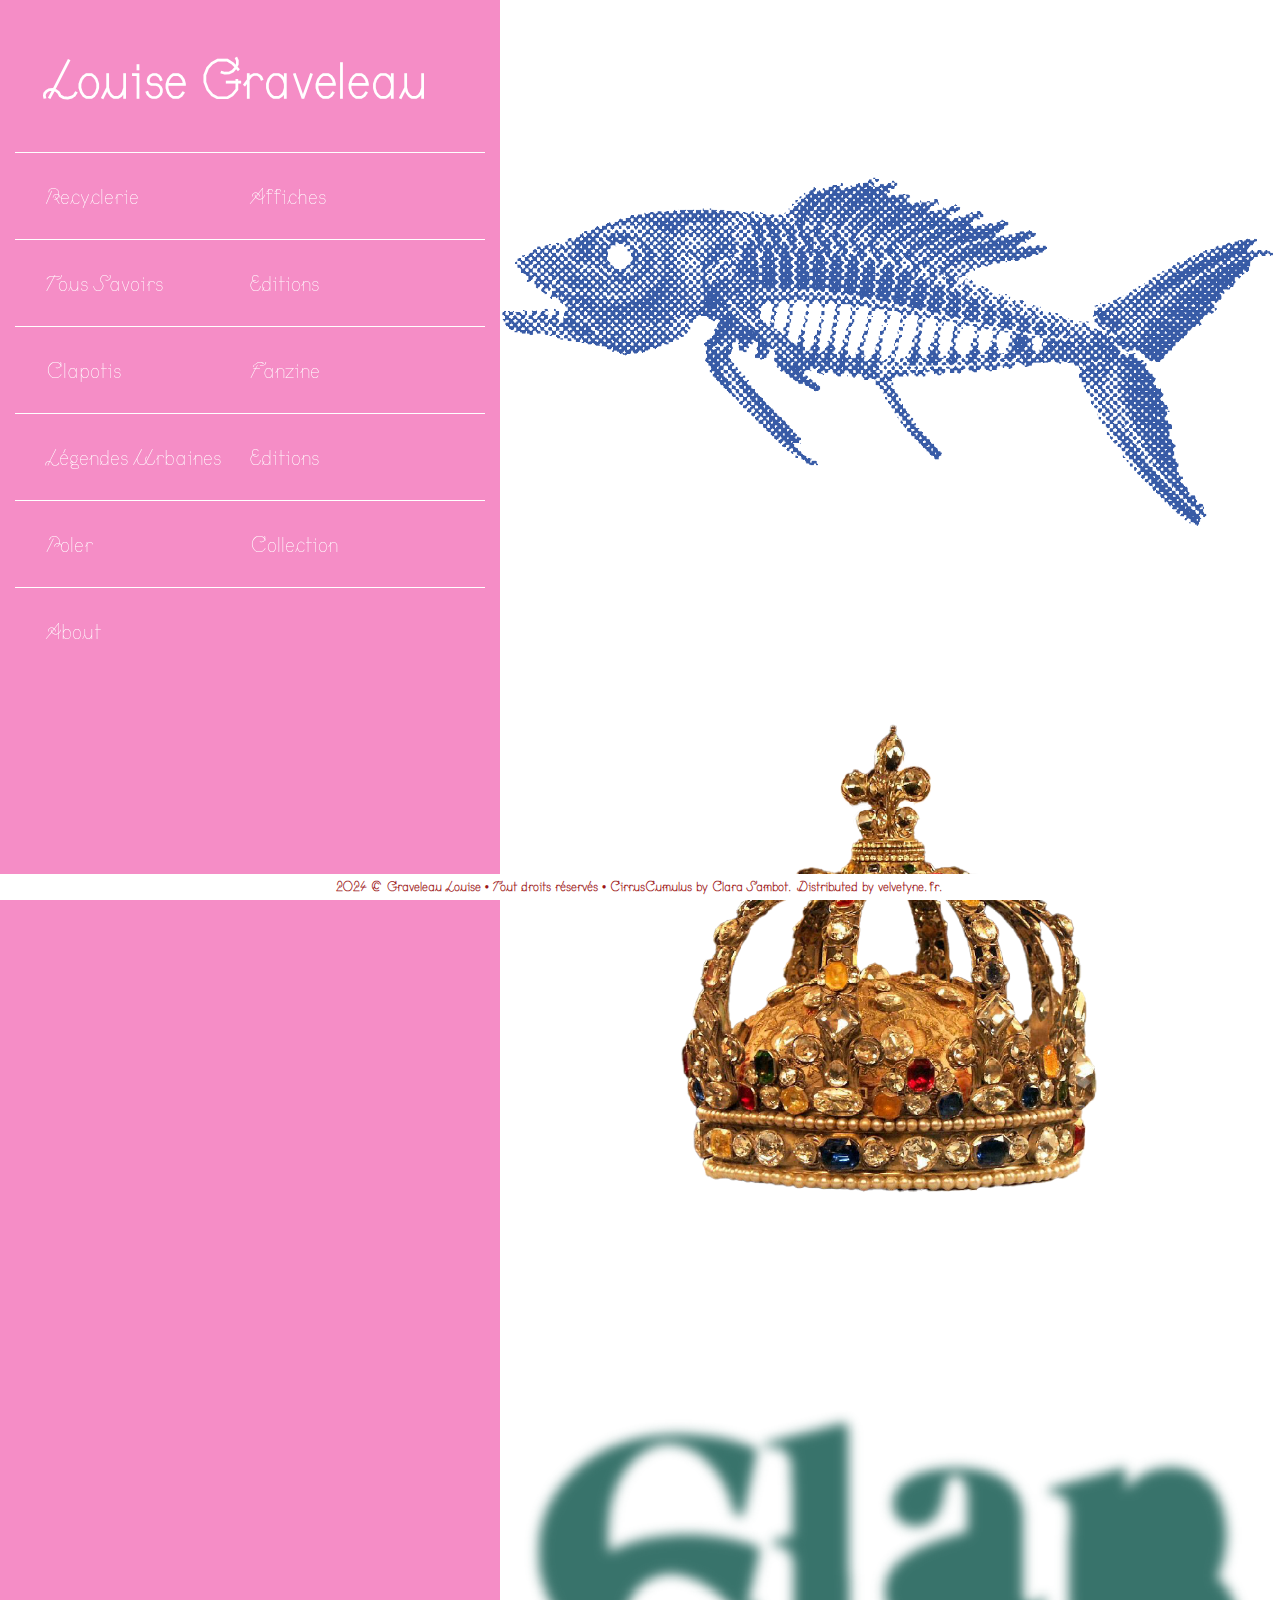
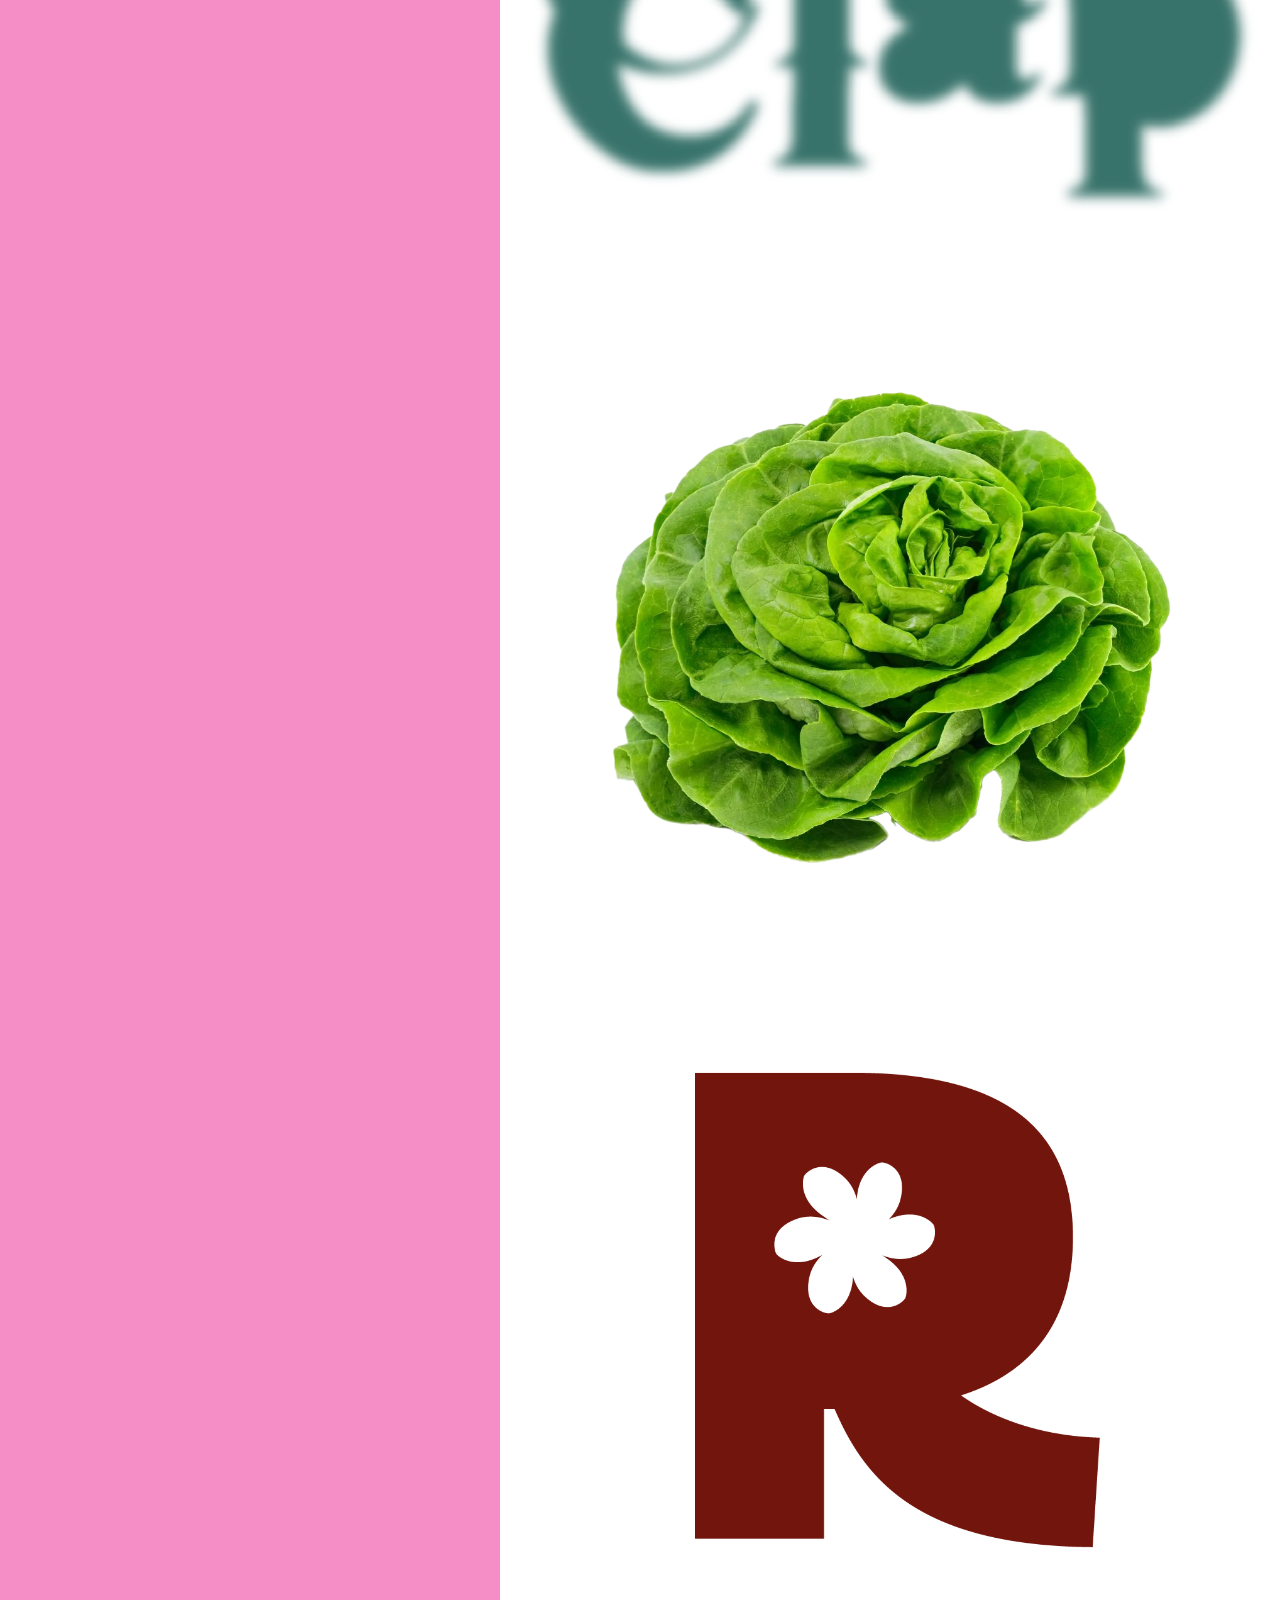
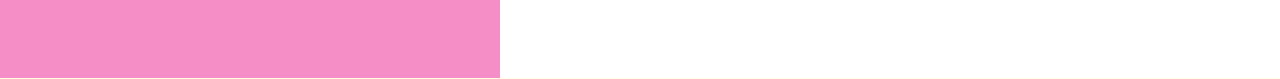
<file: index.html>
<!DOCTYPE html>
<html lang="fr">
<head>
    <meta charset="UTF-8">
    <meta name="viewport" content="width=device-width, initial-scale=1.0">
    <title>Louise Graveleau - Portfolio</title>
    <link rel="stylesheet" href="style.css">
    <link rel="shortcut icon" href="image/star.png">  
</head>

<body>

  <div class="grid-main">
      <header class="header" style="padding: 15px;">
        <div class="sticky">
        <h1 class="header-title">Louise Graveleau</h1>
        

          <a class="grid-texte" href="recyclerie.html">
          <span class="projets">Recyclerie</span>
          <span class="domain">Affiches</span>
          </a>

          <a class="grid-texte" href="toussavoirs.html">
          <span class="projets">Tous Savoirs</span>
          <span class="domain">Editions</span>
          </a>
          
          <a class="grid-texte" href="fanzine.html">
          <span class="projets">Clapotis</span>
          <span class="domain">Fanzine</span>
          </a>

          <a class="grid-texte" href="legendesurbaines.html">
          <span class="projets">Légendes Urbaines</span>
          <span class="domain">Editions</span>
          </a>

          <a class="grid-texte" href="poler.html">
          <span class="projets">Poler</span>
          <span class="domain">Collection</span>
          </a>

          <a class="grid-texte" href="about.html">
          <span class="projets">About</span>
          </a>
            

          <div class="footer2">
            <h6>2024 © Graveleau Louise • Tout droits réservés • CirrusCumulus by Clara Sambot. Distributed by velvetyne.fr.</h6> 
          </div>  
  </header> 

  <main class="grid">
    
    <a href="recyclerie.html" class="grid-projet">
        <img src="image/recycle.png" alt="poisson recyclerie" width="600" height="400" >
    </a>

    <a href="toussavoirs.html" class="grid-projet">
        <img src="image/couronne.png" alt="couronne tous savoirs" width="600" height="400" >
    </a>

    <a href="fanzine.html" class="grid-projet" >
      <img   src="image/clapclap.png" alt="mot clap clap fanzine" width="600" height="400" >
  </a>

    <a href="legendesurbaines.html" class="grid-projet">
      <img  src="image/salade.png" alt="salade legendesurbaines" width="600" height="400" >
      
  </a>

  <a href="poler.html" class="grid-projet">
    <img  src="image/poisson.png" alt="poisson poler" width="600" height="400" >
</a>

  
  </main>
</body>
</html>
</file>
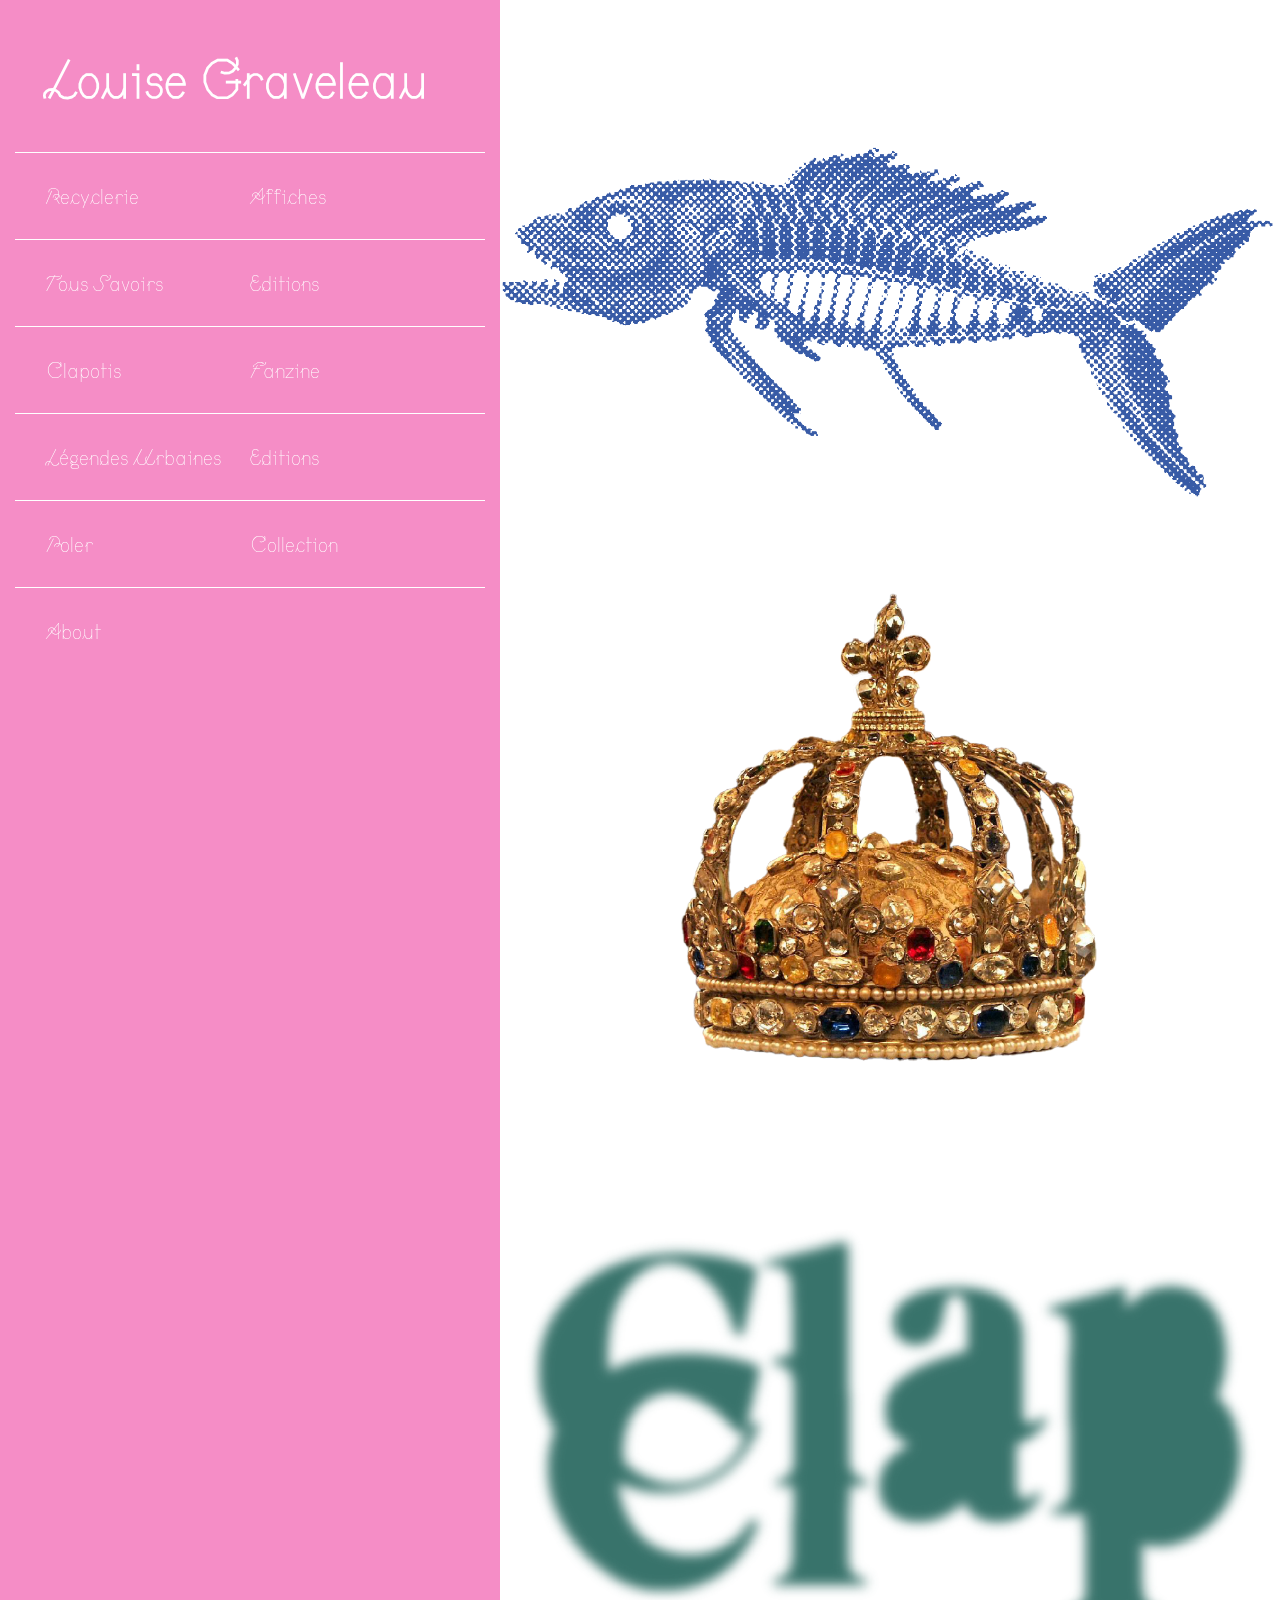
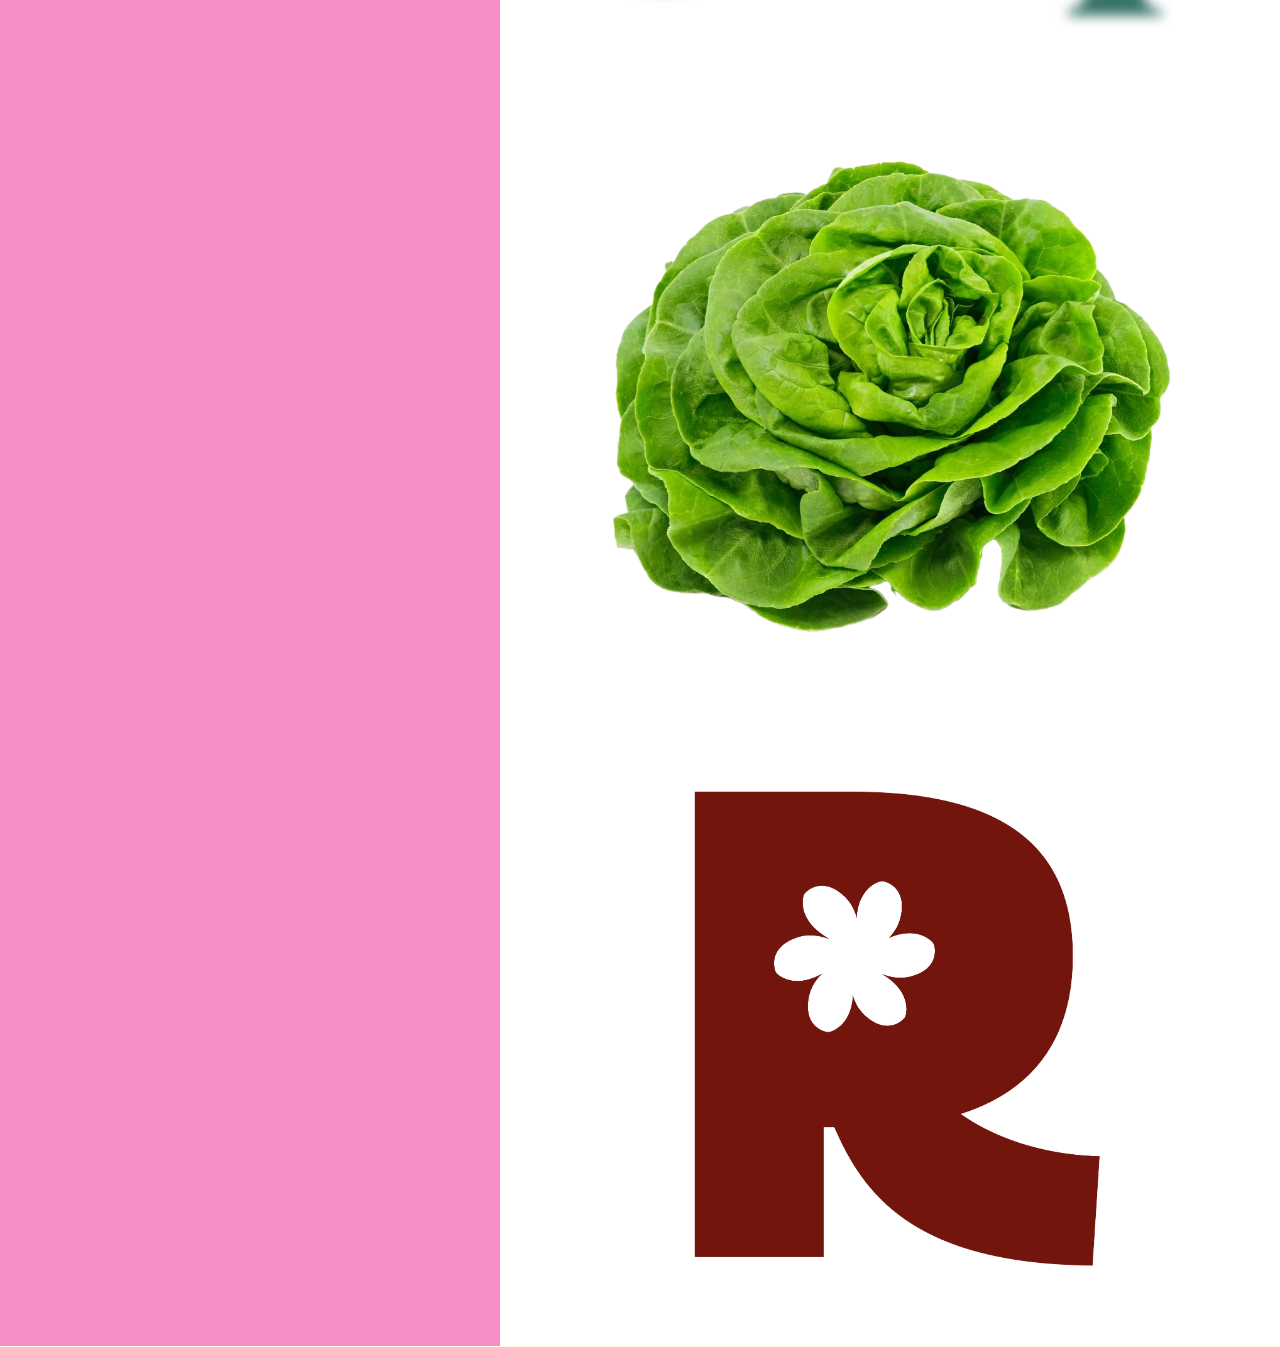
<file: Portfolio/index.html>
<!DOCTYPE html>
<html lang="fr">
<head>
    <meta charset="UTF-8">
    <meta name="viewport" content="width=device-width, initial-scale=1.0">
    <title>Louise Graveleau - Portfolio</title>
    <link rel="stylesheet" href="style.css">
    <link rel="shortcut icon" href="image/star.png">  
</head>

<body>

  <div class="grid-main">
      <header class="header" style="padding: 15px;">
        <div class="sticky">
        <h1 class="header-title">Louise Graveleau</h1>
        

          <a class="grid-texte" href="recyclerie.html">
          <span class="projets">Recyclerie</span>
          <span class="domain">Affiches</span>
          </a>

          <a class="grid-texte" href="toussavoirs.html">
          <span class="projets">Tous Savoirs</span>
          <span class="domain">Editions</span>
          </a>
          
          <a class="grid-texte" href="fanzine.html">
          <span class="projets">Clapotis</span>
          <span class="domain">Fanzine</span>
          </a>

          <a class="grid-texte" href="legendesurbaines.html">
          <span class="projets">Légendes Urbaines</span>
          <span class="domain">Editions</span>
          </a>

          <a class="grid-texte" href="poler.html">
          <span class="projets">Poler</span>
          <span class="domain">Collection</span>
          </a>

          <a class="grid-texte" href="about.html">
          <span class="projets">About</span>
          </a>
            

    
  </header> 

  <main class="grid">
    
    <a href="recyclerie.html" class="grid-projet">
        <img class="img-rotate" src="image/recycle.png" alt="poisson recyclerie" width="600" height="400" >
    </a>

    <a href="toussavoirs.html" class="grid-projet">
        <img class="img-rotate" src="image/couronne.png" alt="couronne tous savoirs" width="600" height="400" >
    </a>

    <a href="fanzine.html" class="grid-projet" >
      <img  class="img-rotate" src="image/clapclap.png" alt="mot clap clap fanzine" width="600" height="400" >
  </a>

    <a href="legendesurbaines.html" class="grid-projet">
      <img class="img-rotate" src="image/salade.png" alt="salade legendesurbaines" width="600" height="400" >
      
  </a>

  <a href="poler.html" class="grid-projet">
    <img class="img-rotate" src="image/poisson.png" alt="poisson poler" width="600" height="400" >
</a>


  </main>
</body>
</html>
</file>
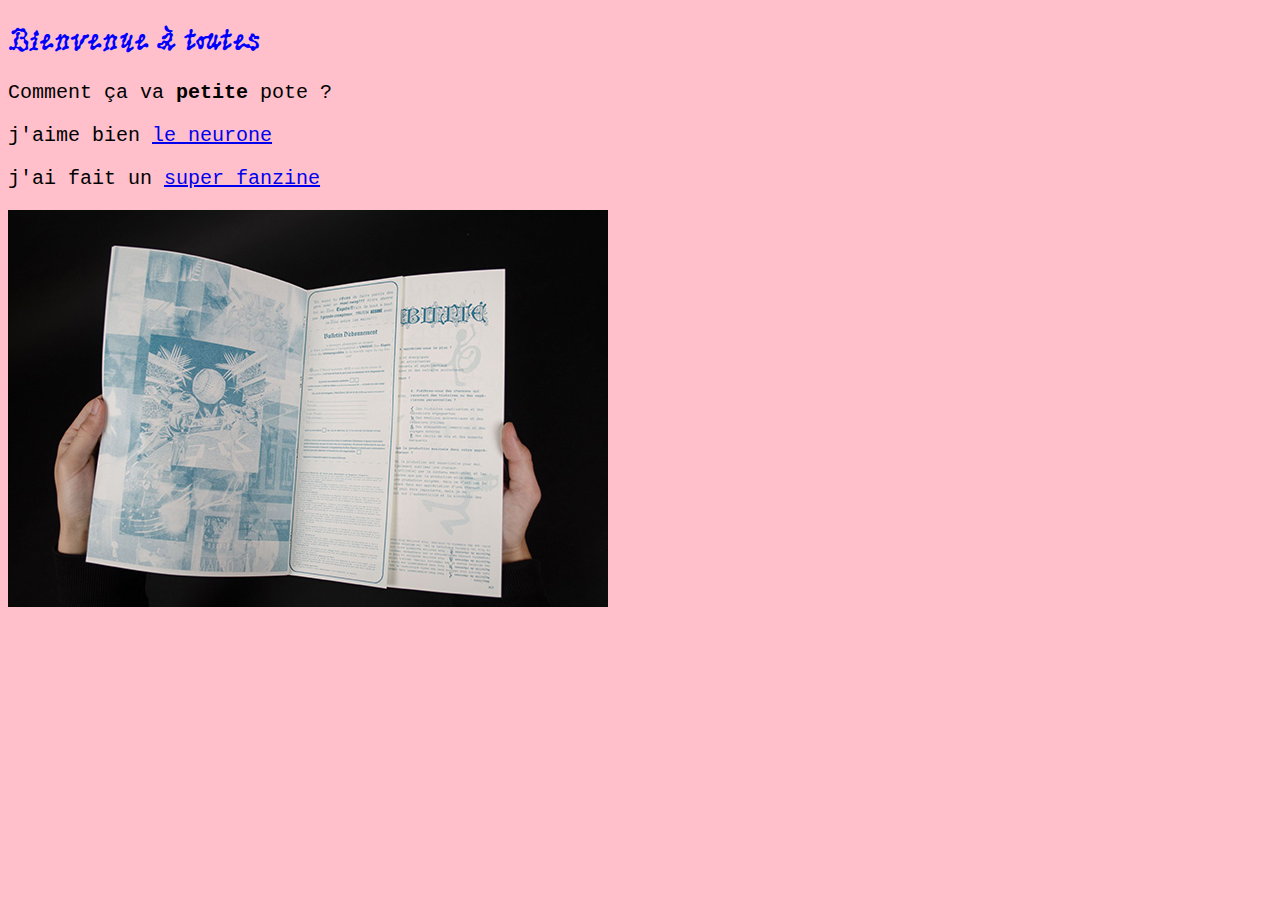
<file: Portfolio/demo/index.html>
<!DOCTYPE html>
<html lang="fr">
<head>
    <meta charset="UTF-8">
    <meta name="viewport" content="width=device-width, initial-scale=1.0">
    <title>Document</title>
    <link rel="preconnect" href="https://fonts.googleapis.com">
    <link rel="preconnect" href="https://fonts.gstatic.com" crossorigin>
    <link href="https://fonts.googleapis.com/css2?family=Edu+AU+VIC+WA+NT+Pre:wght@400..700&display=swap" rel="stylesheet">
     <!--link:+ tab -->
     <link rel="stylesheet" href="style.css">
</head>
<body>
    <h1>Bienvenue à toutes</h1>
    <p>Comment ça va <strong> petite </strong> pote ? </p>
    <p> j'aime bien <a href=https://fr.wikipedia.org/wiki/Neurone_miroir> le neurone </a></p>
    <p>j'ai fait un <a href="fanzine.html">super fanzine</a></p>
    <img src="img/DSC_0091_1-min.jpg" alt="doublepage fanzine" width="600" height="397">
    
</body>
</html>
</file>
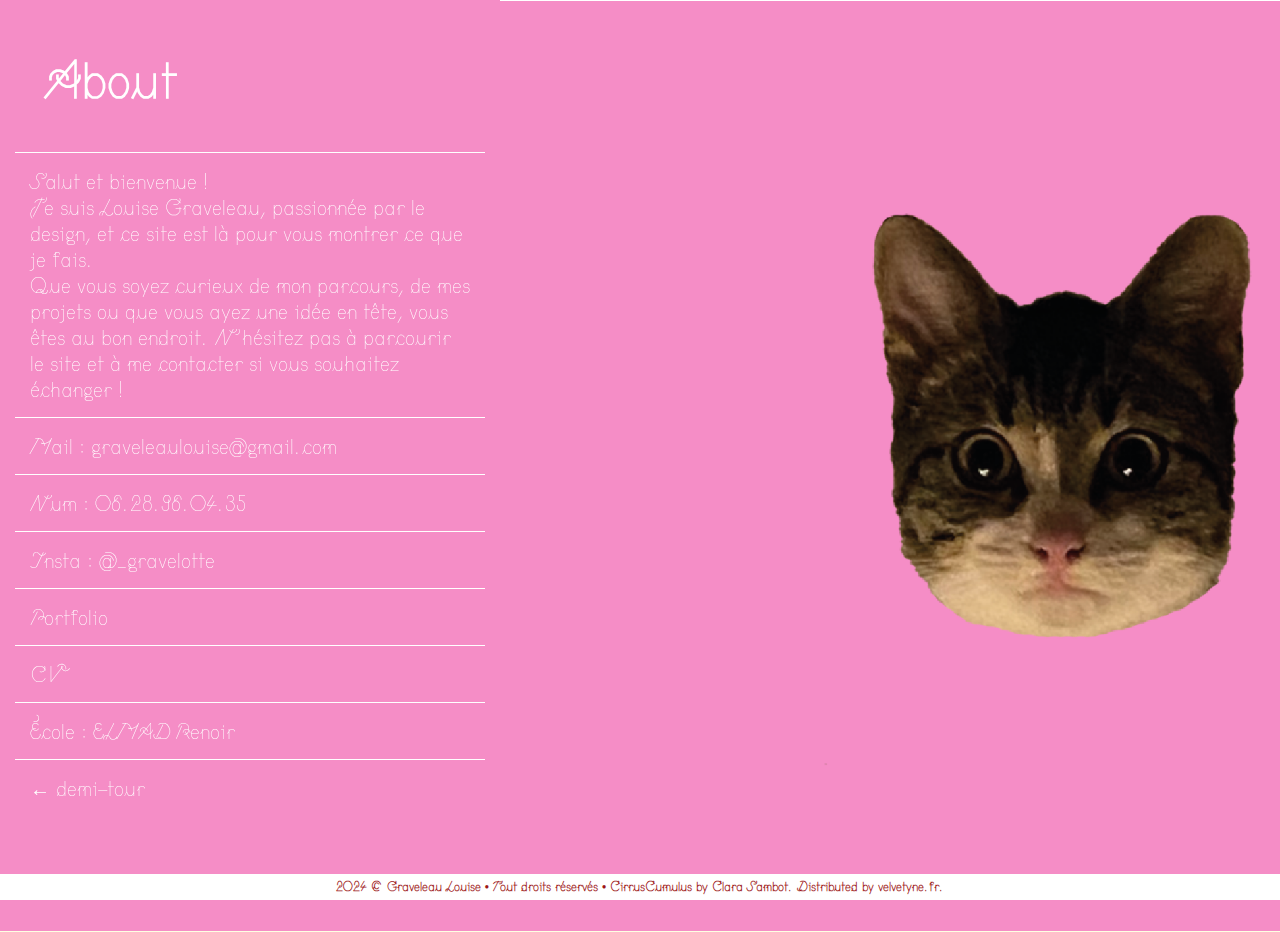
<file: about.html>
<!DOCTYPE html>
<html lang="fr">
<head>
    <meta charset="UTF-8">
    <meta name="viewport" content="width=device-width, initial-scale=1.0">
    <title>Louise Graveleau - Portfolio</title>
    <link rel="stylesheet" href="style.css">
    <link rel="shortcut icon" href="image/star.png">  
</head>

<body>

  <div class="grid-main">
      <header class="header" style="padding: 15px;">
        <div class="sticky">
        <h1 class="header-title">About</h1>
        
        <a class="grid-txt">
          <div class="projets"> Salut et bienvenue !
<br>
            Je suis Louise Graveleau, passionnée par le design, et ce site est là pour vous montrer ce que je fais. <br>Que vous soyez curieux de mon parcours, de mes projets ou que vous ayez une idée en tête, vous êtes au bon endroit. N’hésitez pas à parcourir le site et à me contacter si vous souhaitez échanger !
            
            
          </div>
          </a>

          <a class="grid-txt">
            <div class="projets"> Mail : graveleaulouise@gmail.com</div>
          </a> 
          <a class="grid-txt">
            <div class="projets"> Num : 06.28.96.04.35</div>
          </a> 
        
          <a class="grid-txt" href="https://www.instagram.com/_gravelotte">
            <div class="projets">Insta : @_gravelotte</div>
          </a> 

          <a class="grid-txt" href="image/Portfolio.pdf">
            <span class="projets">Portfolio</span>
            </a>

            <a class="grid-txt" href="image/CV.pdf">
              <span class="projets">CV</span>
              </a>
              <a class="grid-txt" href="https://ecole-lycee-renoir-paris.fr/">
                <span> École : ELMAD Renoir  </span>
           
              
          <a class="grid-txt" href="index.html">
            <span> ← demi-tour </span>

            <div class="footer2">
              <h6>2024 © Graveleau Louise • Tout droits réservés • CirrusCumulus by Clara Sambot. Distributed by velvetyne.fr.</h6> 
            </div>  

           
         
      

             
  </header> 
  <div class="gif-container grid-gif">
    <img src="image/chat.png" alt="gif" class="rotating-gif">

    

  
</body>
</html>
</file>
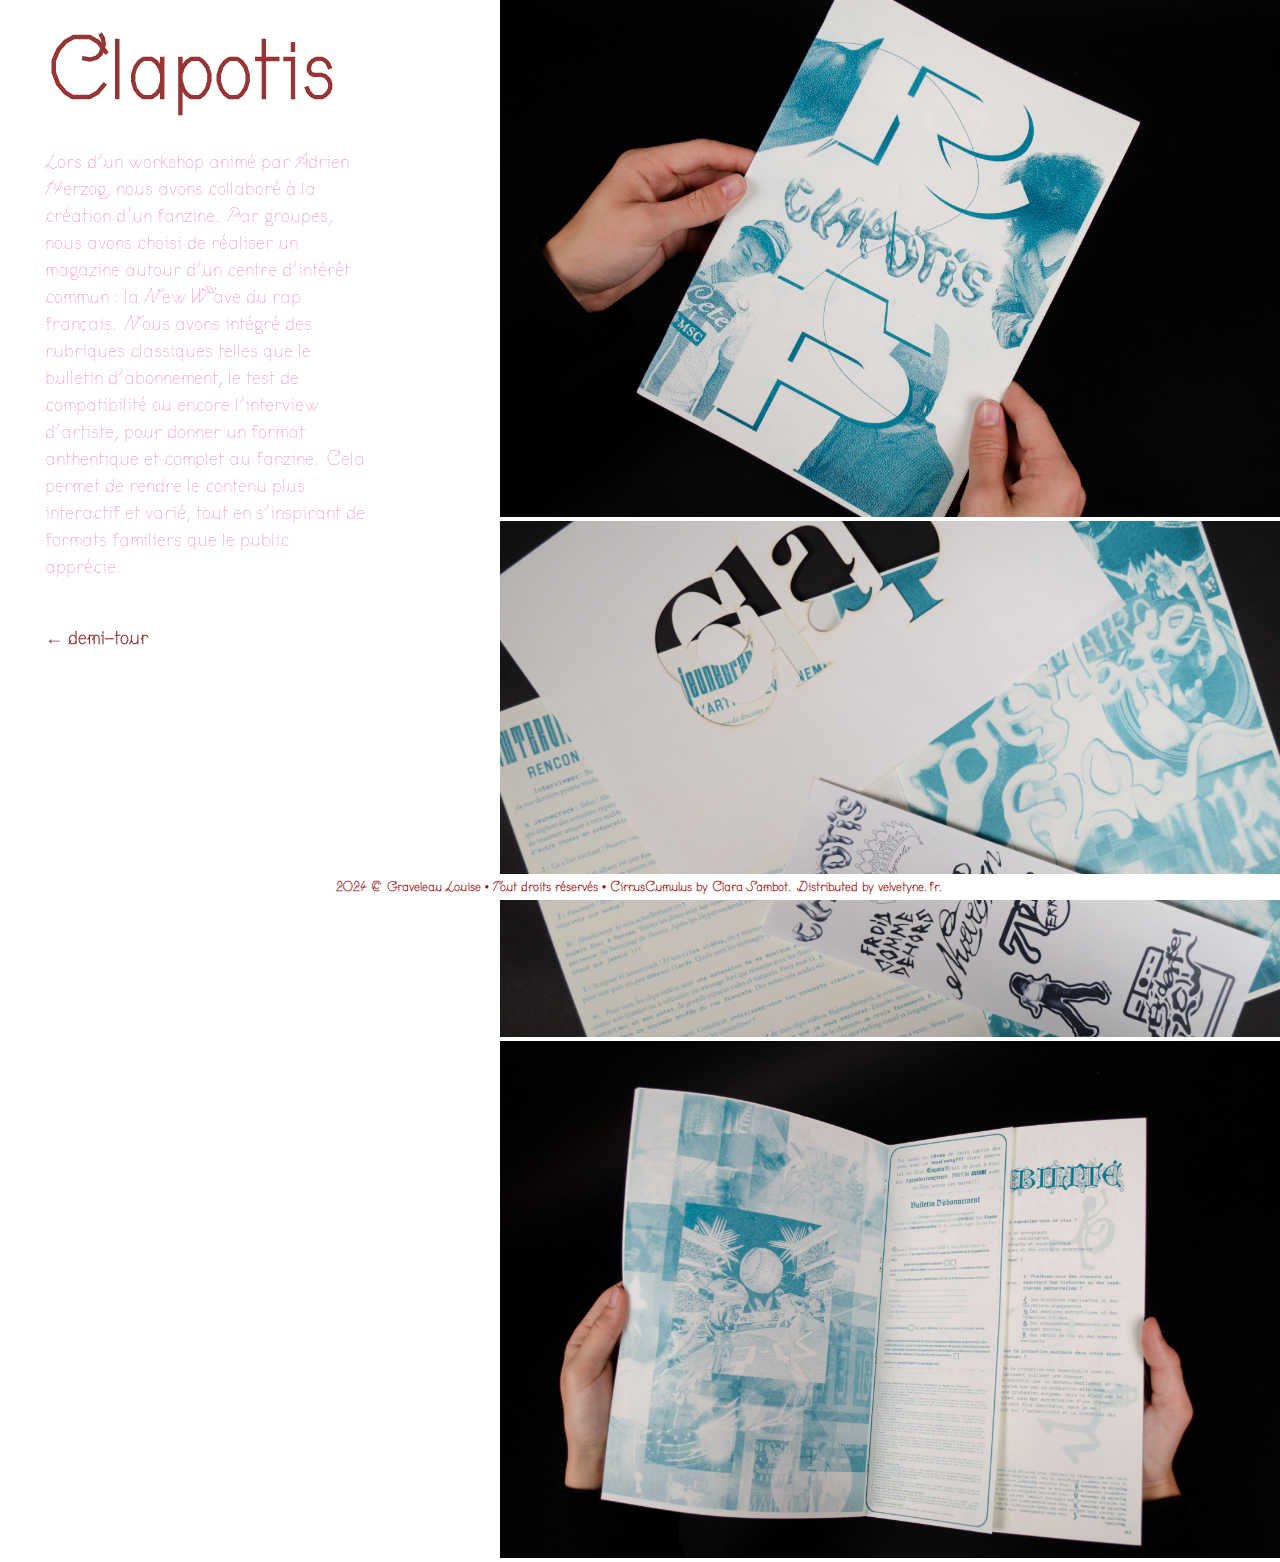
<file: fanzine.html>
<!DOCTYPE html>
<html lang="en">
<head>
    <meta charset="UTF-8">
    <meta name="viewport" content="width=device-width, initial-scale=1.0">
    <title>La Recyclerie</title>
    <link rel="stylesheet" href="style.css">
    <link rel="shortcut icon" href="image/star.png">
    
</head>

<body>
    <div class="grid-main2">
        <header class="header" style="padding: 15px;">
          <div class="sticky">
          <h3 class="header-title">Clapotis</h3>
          <div class="h2-block">Lors d’un workshop animé par <span class="highlight">Adrien Herzog</span>, nous avons collaboré à la création d’un fanzine. Par groupes, nous avons choisi de réaliser un magazine autour d’un centre d’intérêt commun : la <span class="highlight">New Wave</span> du rap français. Nous avons intégré des rubriques classiques telles que le bulletin d’abonnement, le test de compatibilité ou encore l’interview d’artiste, pour donner un format <span class="highlight">anthentique</span> et complet au fanzine. Cela permet de rendre le contenu plus <span class="highlight">interactif</span> et varié, tout en s’inspirant de formats familiers que le public apprécie.</div>
          <br><br>
          <a href="index.html">
            <h4>← demi-tour</h4></a>

            <div class="footer2">
              <h6>2024 © Graveleau Louise • Tout droits réservés • CirrusCumulus by Clara Sambot. Distributed by velvetyne.fr.</h6> 
            </div>  
        </header>

          <main class="grid2">
    
            <a href="fanzine.html" >
                <img  src="image/couvzine.jpg" alt="couverture zine" width="600" height="400" >
                <img  src="image/multizine.jpg" alt="goodies" width="600" height="400" >
                <img  src="image/zine.jpg" alt="interieur" width="600" height="400" >
            </a>
</body>
</html>
</file>
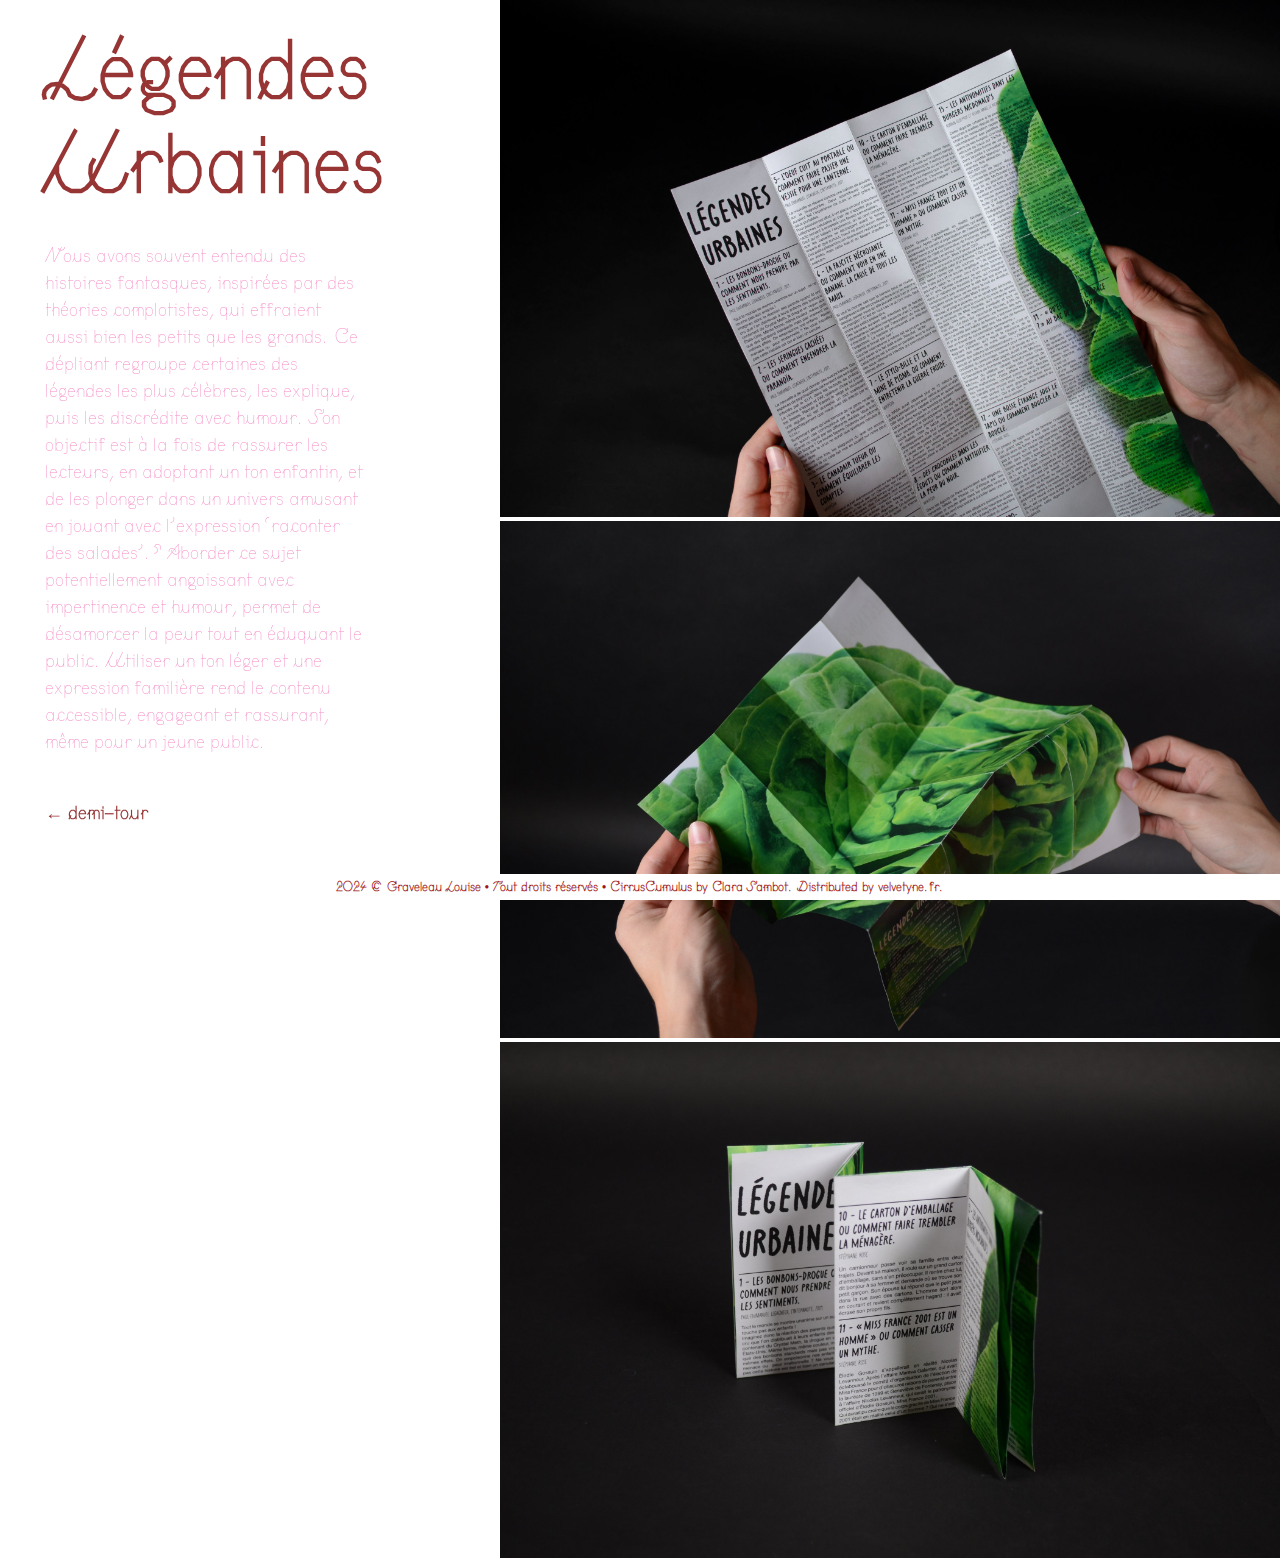
<file: legendesurbaines.html>
<!DOCTYPE html>
<html lang="en">
<head>
    <meta charset="UTF-8">
    <meta name="viewport" content="width=device-width, initial-scale=1.0">
    <title>La Recyclerie</title>
    <link rel="stylesheet" href="style.css">
    <link rel="shortcut icon" href="image/star.png">
    
</head>

<body>
    <div class="grid-main2">
        <header class="header" style="padding: 15px;">
          <div class="sticky">
          <h3 class="header-title">Légendes Urbaines</h3>
          <div class="h2-block">Nous avons souvent entendu des histoires <span class="highlight">fantasques</span>, inspirées par des théories <span class="highlight">complotistes</span>, qui effraient aussi bien les petits que les grands. Ce dépliant regroupe certaines des légendes les plus célèbres, les explique, puis les <span class="highlight">discrédite</span> avec humour. Son objectif est à la fois de <span class="highlight">rassurer</span> les lecteurs, en adoptant un ton enfantin, et de les plonger dans un univers <span class="highlight">amusant</span> en jouant avec l’expression ‘raconter des salades’.» Aborder ce sujet potentiellement angoissant avec <span class="highlight">impertinence</span> et <span class="highlight">humour</span>, permet de désamorcer la peur tout en éduquant le public. Utiliser un ton léger et une expression familière rend le contenu <span class="highlight">accessible</span>, engageant et rassurant, même pour un jeune public.</div>
          <br><br>
          <a href="index.html">
            <h4>← demi-tour</h4></a>

            <div class="footer2">
              <h6>2024 © Graveleau Louise • Tout droits réservés • CirrusCumulus by Clara Sambot. Distributed by velvetyne.fr.</h6> 
            </div>  

        </header>

          <main class="grid2">
    
            <a href="legendesurbaines.html" >
                <img  src="image/legendesur.jpg" alt="texte interieur" width="600" height="400" >
                <img  src="image/legendes.jpg" alt="depliage" width="600" height="400" >
                <img  src="image/legende.jpg" alt="plié" width="600" height="400" >
            </a>
</body>
</html>
</file>
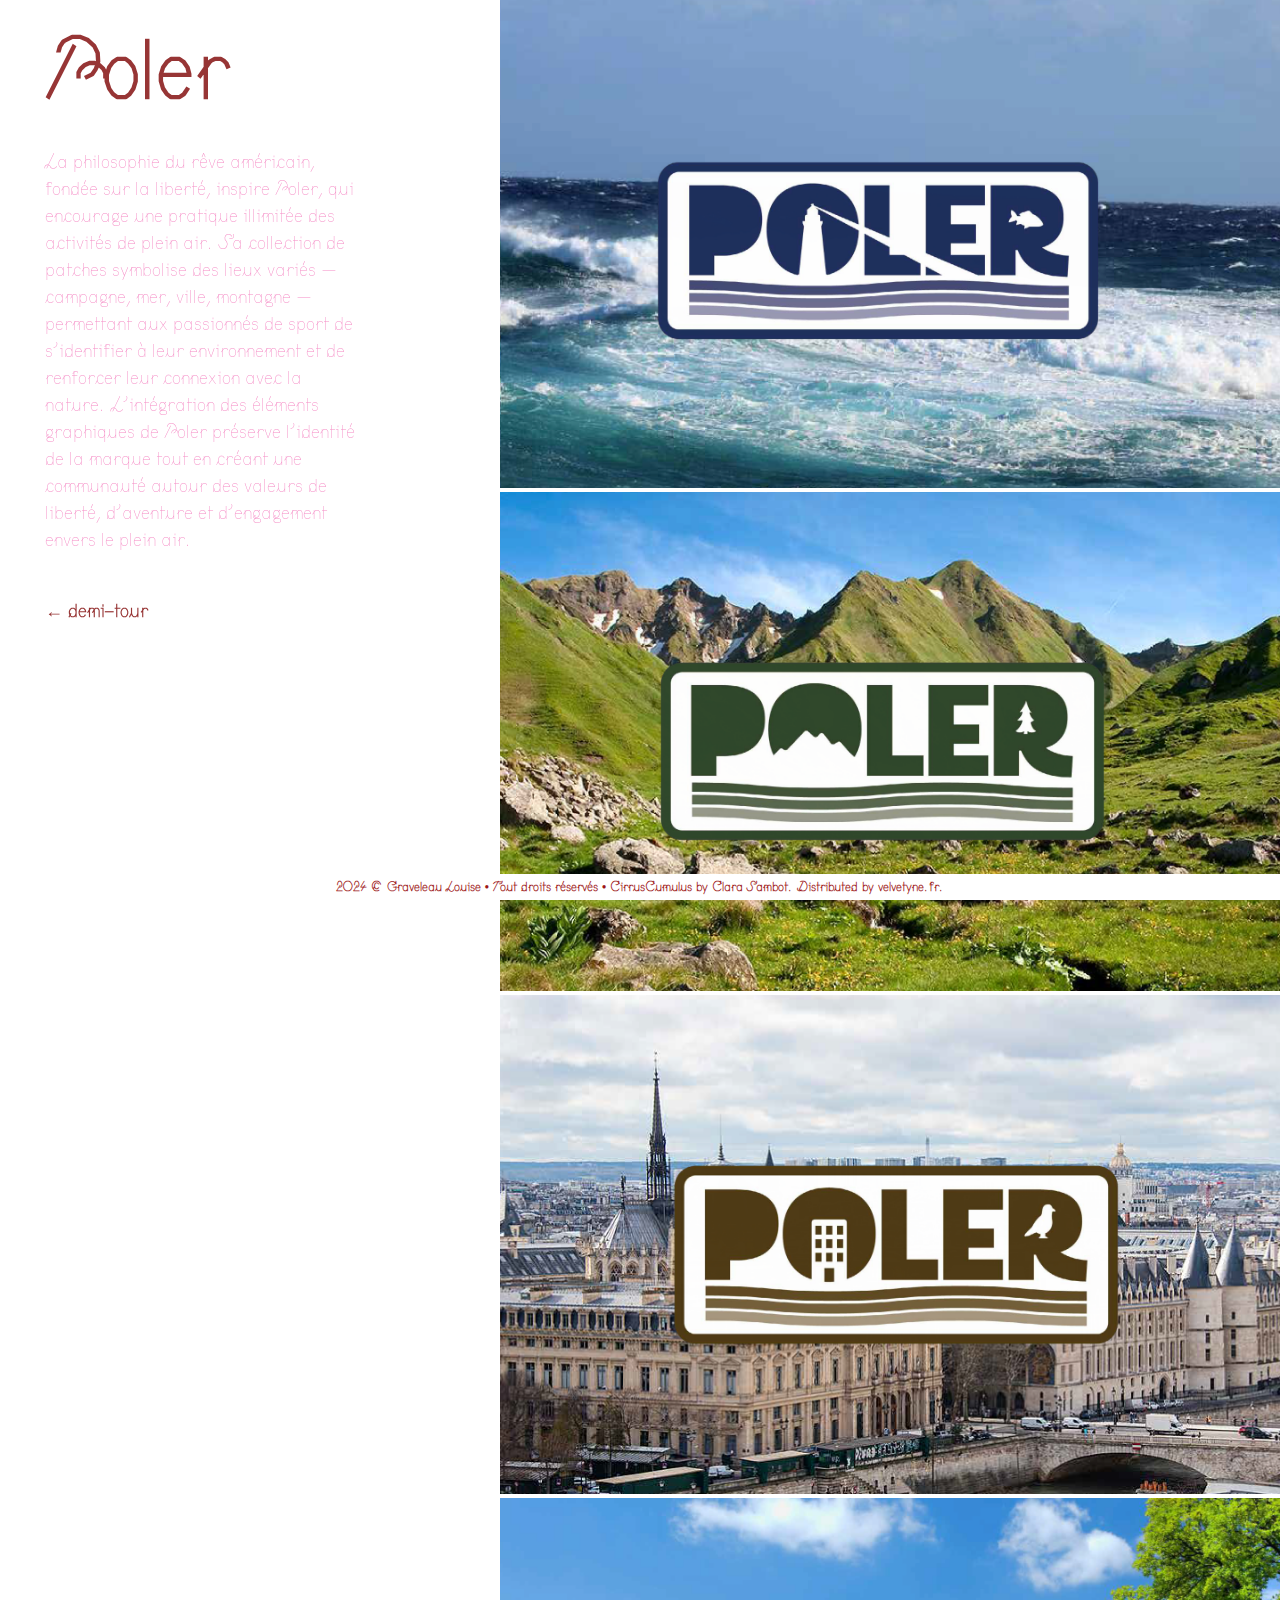
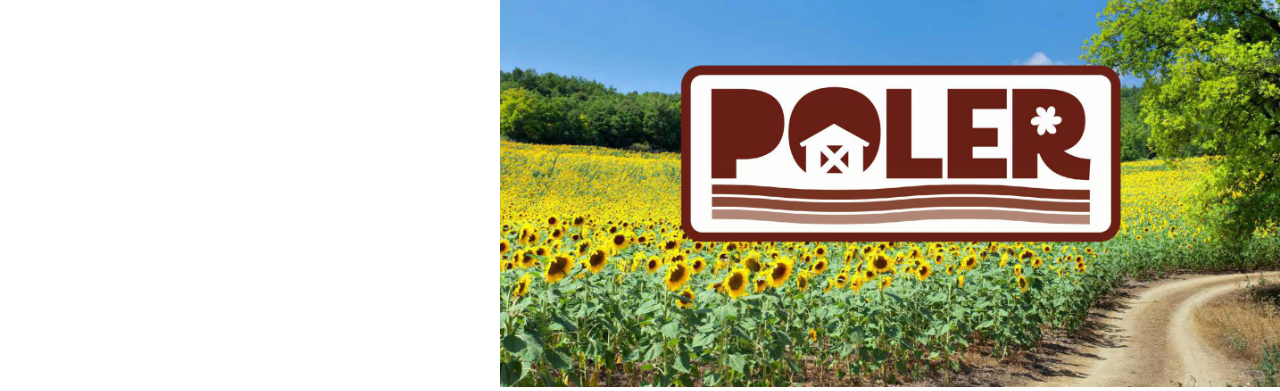
<file: poler.html>
<!DOCTYPE html>
<html lang="en">
<head>
    <meta charset="UTF-8">
    <meta name="viewport" content="width=device-width, initial-scale=1.0">
    <title>La Recyclerie</title>
    <link rel="stylesheet" href="style.css">
    <link rel="shortcut icon" href="image/star.png">
    
</head>

<body>
    <div class="grid-main2">
        <header class="header" style="padding: 15px;">
          <div class="sticky">
          <h3 class="header-title">Poler</h3>
          <div class="h2-block">La philosophie du rêve américain, fondée sur la <span class="highlight">liberté</span>, inspire Poler, qui encourage une pratique illimitée des activités de plein air. Sa collection de patches symbolise des lieux variés — campagne, mer, ville, montagne — permettant aux <span class="highlight">passionnés</span> de sport de s’identifier à leur environnement et de renforcer leur <span class="highlight">connexion</span> avec la nature. L'intégration des éléments graphiques de Poler préserve l'identité de la marque tout en créant une communauté autour des valeurs de liberté, d'<span class="highlight">aventure</span> et d'engagement envers le plein air.</div>
          <br><br>
          <a href="index.html">
            <h4>← demi-tour</h4></a>

            <div class="footer2">
              <h6>2024 © Graveleau Louise • Tout droits réservés • CirrusCumulus by Clara Sambot. Distributed by velvetyne.fr.</h6> 
            </div>  
          
        </header>

          <main class="grid2">
    
            <a href="poler.html" >
                <img  src="image/mer.png" alt="poler mer" width="600" height="400" >
                <img  src="image/montagne.png" alt="poler montagne" width="600" height="400" >
                <img  src="image/ville.png" alt="poler ville" width="600" height="400" >
                <img  src="image/campagne.png" alt="poler campagne" width="600" height="400" >
            </a>
</body>
</html>
</file>
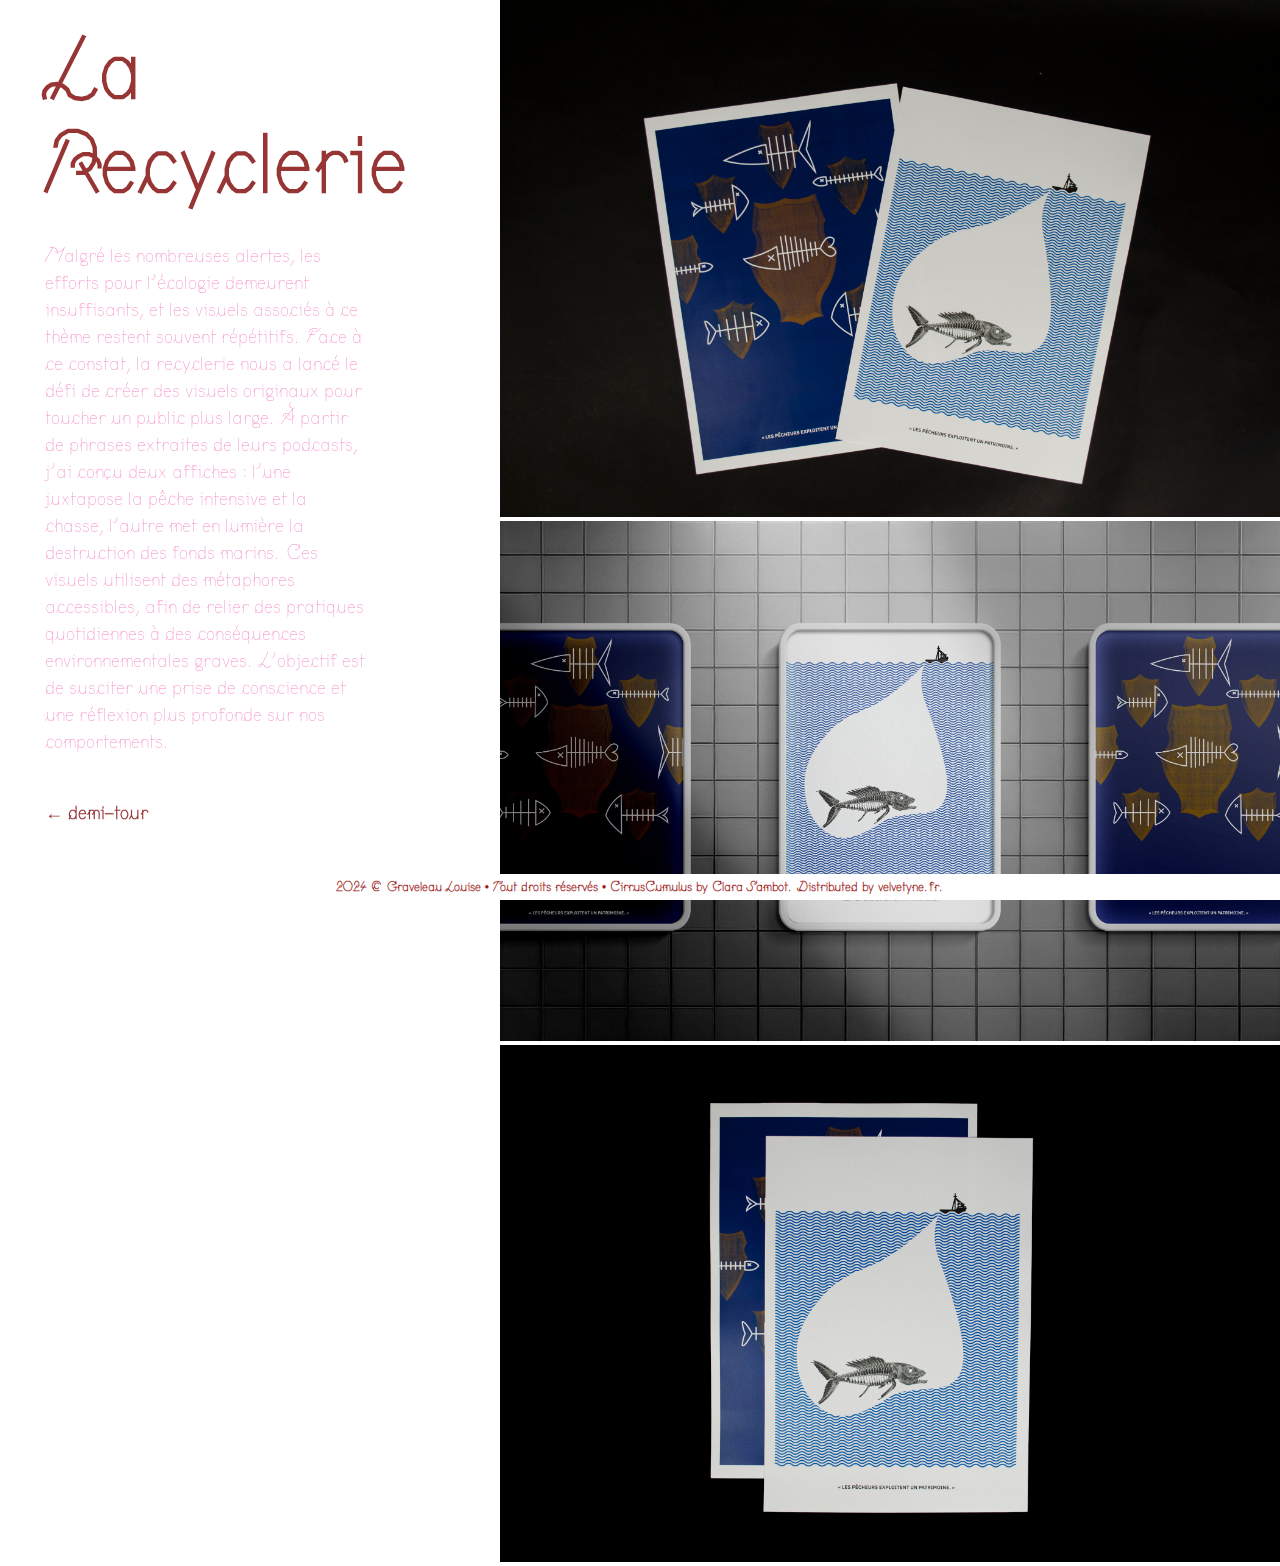
<file: recyclerie.html>
<!DOCTYPE html>
<html lang="en">
<head>
    <meta charset="UTF-8">
    <meta name="viewport" content="width=device-width, initial-scale=1.0">
    <title>La Recyclerie</title>
    <link rel="stylesheet" href="style.css">
    <link rel="shortcut icon" href="image/star.png">
    
</head>

<body>
    <div class="grid-main2">
        <header class="header" style="padding: 15px;">
          <div class="sticky">
          <h3 class="header-title">La Recyclerie</h3>
          <div class="h2-block">Malgré les nombreuses <span class="highlight">alertes</span>, les efforts pour l'<span class="highlight">écologie</span> demeurent insuffisants, et les visuels associés à ce thème restent souvent <span class="highlight">répétitifs</span>. Face à ce constat, la recyclerie nous a lancé le défi de créer des visuels originaux pour toucher un public plus <span class="highlight">large</span>. À partir de phrases extraites de leurs podcasts, j'ai conçu deux affiches : l'une juxtapose la pêche <span class="highlight">intensive</span> et la chasse, l'autre met en lumière la <span class="highlight">destruction</span> des fonds marins. Ces visuels utilisent des métaphores accessibles, afin de relier des pratiques <span class="highlight">quotidiennes</span> à des conséquences environnementales <span class="highlight">graves</span>. L'objectif est de susciter une prise de <span class="highlight">conscience</span> et une réflexion plus profonde sur nos <span class="highlight">comportements</span>.</div>
          <br><br>
          <a href="index.html">
            <h4>← demi-tour</h4></a>

            <div class="footer2">
              <h6>2024 © Graveleau Louise • Tout droits réservés • CirrusCumulus by Clara Sambot. Distributed by velvetyne.fr.</h6> 
            </div>  
        </header>

          <main class="grid2">
    
            <a href="recyclerie.html" >
                <img  src="image/deuxrecycle.jpg" alt="poisson recyclerie" width="600" height="400" >
                <img  src="image/mockuprecyclerie.jpg" alt="poisson recyclerie" width="600" height="400" >
                <img  src="image/recyclerie.jpg" alt="poisson recyclerie" width="600" height="400" >
</body>
</html>
</file>
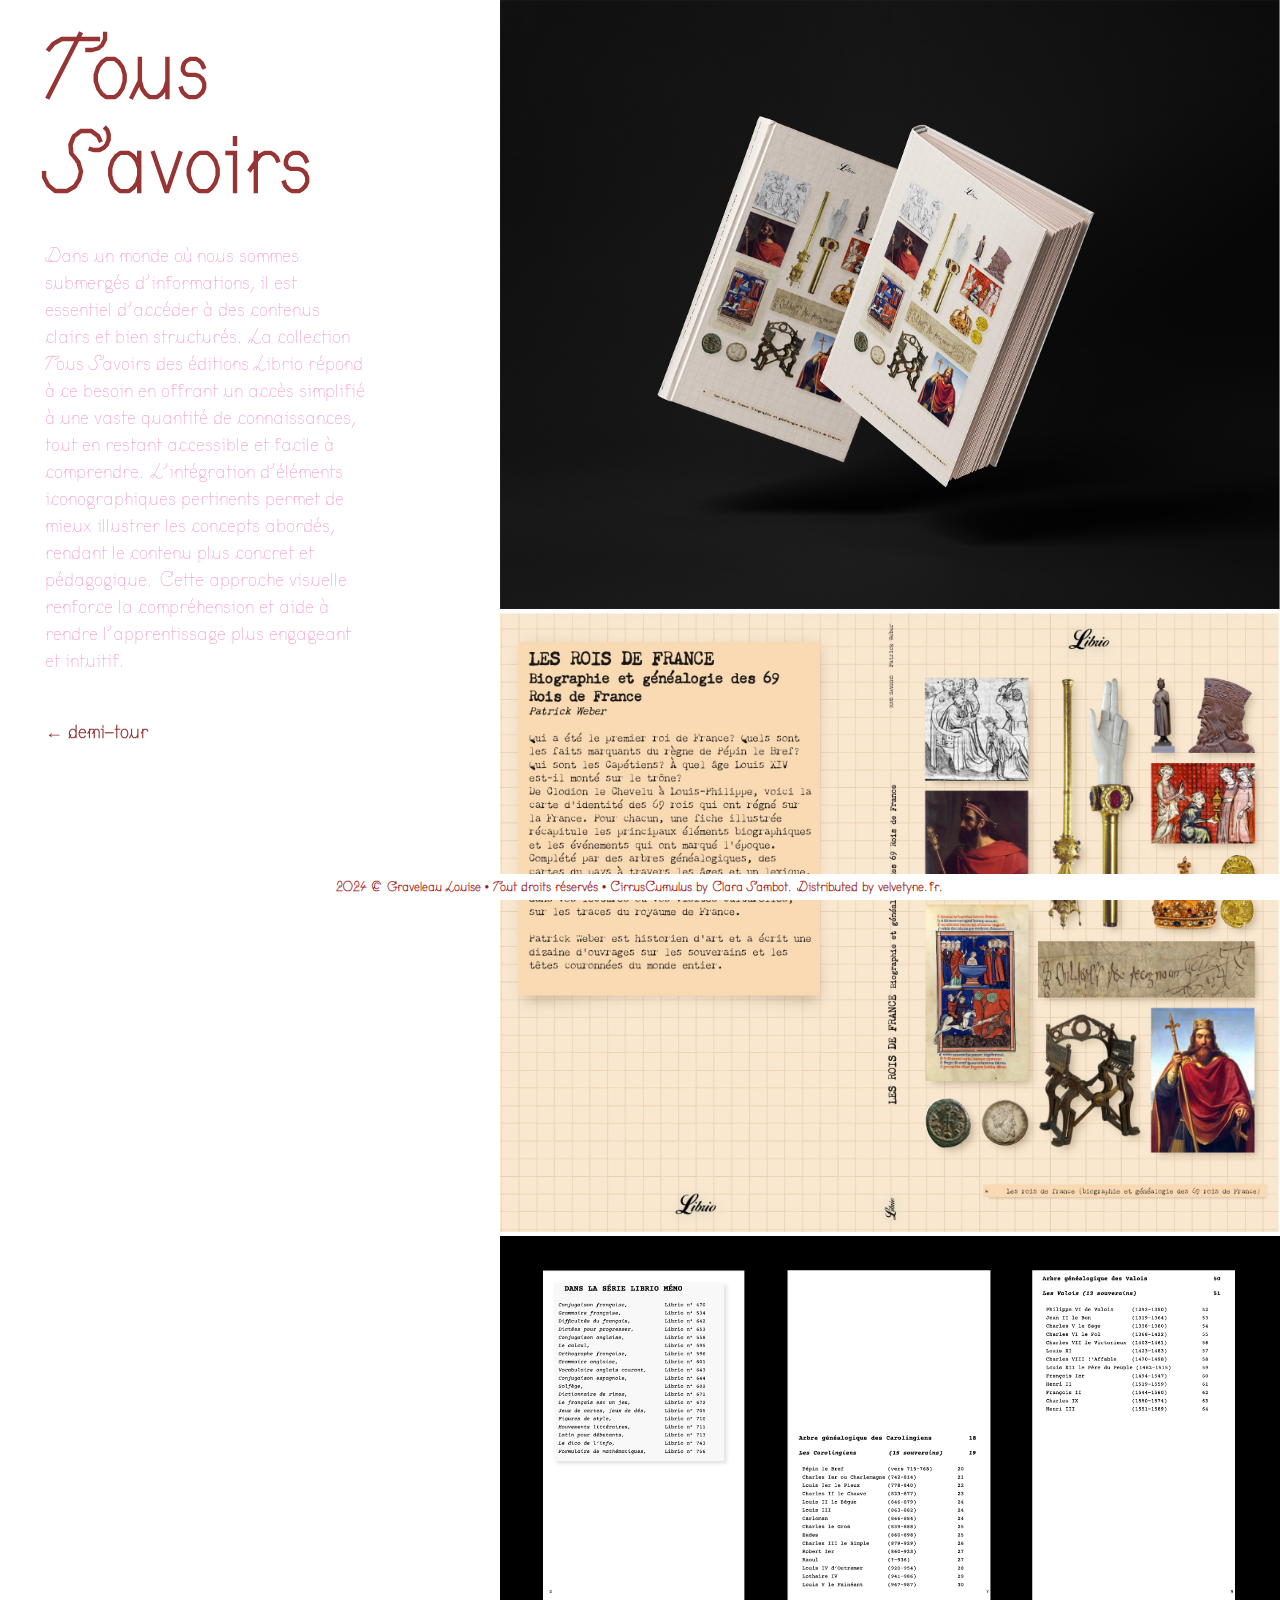
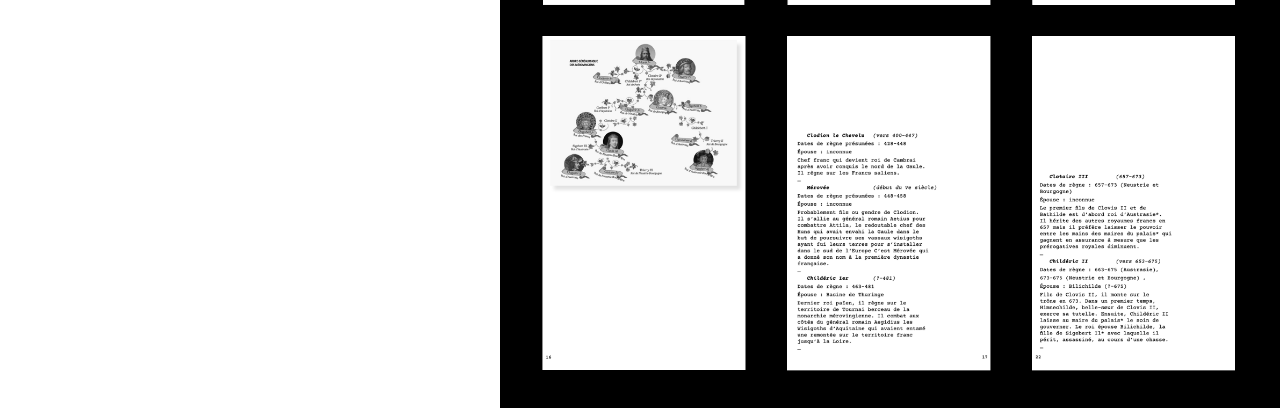
<file: toussavoirs.html>
<!DOCTYPE html>
<html lang="en">
<head>
    <meta charset="UTF-8">
    <meta name="viewport" content="width=device-width, initial-scale=1.0">
    <title>La Recyclerie</title>
    <link rel="stylesheet" href="style.css">
    <link rel="shortcut icon" href="image/star.png">
    
</head>

<body>
    <div class="grid-main2">
        <header class="header" style="padding: 15px;">
          <div class="sticky">
          <h3 class="header-title">Tous Savoirs</h3>
          <div class="h2-block">Dans un monde où nous sommes submergés d’<span class="highlight">informations</span>, il est essentiel d’accéder à des contenus <span class="highlight">clairs</span> et bien <span class="highlight">structurés</span>. La collection Tous Savoirs des éditions Librio répond à ce besoin en offrant un accès <span class="highlight">simplifié</span> à une vaste quantité de connaissances, tout en restant <span class="highlight">accessible</span> et facile à comprendre. L’intégration d’éléments iconographiques pertinents permet de mieux illustrer les concepts abordés, rendant le contenu plus <span class="highlight">concret</span> et <span class="highlight">pédagogique</span>. Cette approche visuelle renforce la compréhension et aide à rendre l’apprentissage plus engageant et intuitif.</div>
          <br><br>
          <a href="index.html">
            <h4>← demi-tour</h4></a>

            <div class="footer2">
              <h6>2024 © Graveleau Louise • Tout droits réservés • CirrusCumulus by Clara Sambot. Distributed by velvetyne.fr.</h6> 
            </div>  
        </header>

          <main class="grid2">
    
            <a href="toussavoirs.html" >
                <img  src="image/book.jpg" alt="mockup tous savoirs" width="600" height="400" >
                <img  src="image/toussavoirsplat.jpg" alt="tous savoirs" width="600" height="400" >
                <img  src="image/tousinterieur.png" alt="poisson recyclerie" width="600" height="400" >
            </a>
</body>
</html>
</file>
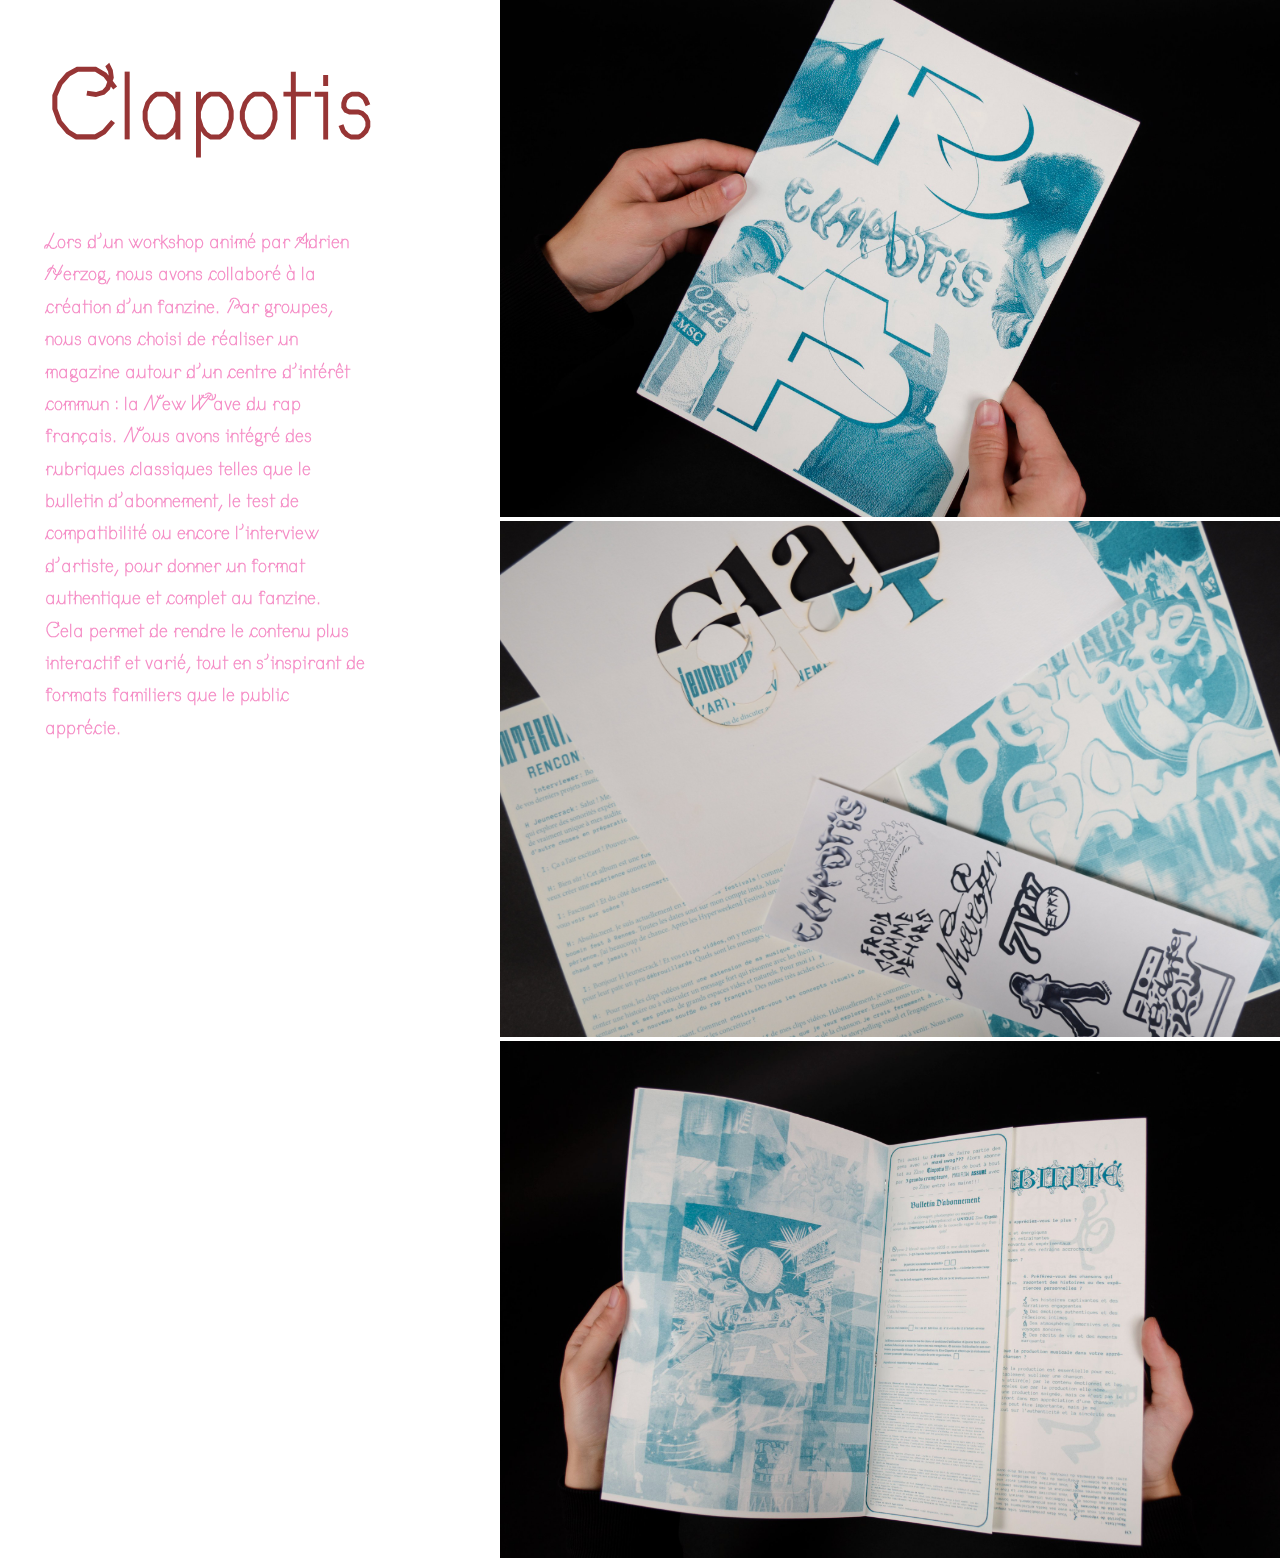
<file: Portfolio/fanzine.html>
<!DOCTYPE html>
<html lang="en">
<head>
    <meta charset="UTF-8">
    <meta name="viewport" content="width=device-width, initial-scale=1.0">
    <title>La Recyclerie</title>
    <link rel="stylesheet" href="style.css">
    <link rel="shortcut icon" href="image/star.png">
    
</head>

<body>
    <div class="grid-main2">
        <header class="header" style="padding: 15px;">
          <div class="sticky">
          <h3 class="header-title">Clapotis</h3>
          <h2 class="header-title">Lors d’un workshop animé par Adrien Herzog, nous avons collaboré à la création d’un fanzine. Par groupes, nous avons choisi de réaliser un magazine autour d’un centre d’intérêt commun : la New Wave du rap français. Nous avons intégré des rubriques classiques telles que le bulletin d’abonnement, le test de compatibilité ou encore l’interview d’artiste, pour donner un format authentique et complet au fanzine. Cela permet de rendre le contenu plus interactif et varié, tout en s’inspirant de formats familiers que le public apprécie.</h2>
        </header>

          <main class="grid2">
    
            <a href="fanzine.html" >
                <img  src="image/couvzine.jpg" alt="couverture zine" width="600" height="400" >
                <img  src="image/multizine.jpg" alt="goodies" width="600" height="400" >
                <img  src="image/zine.jpg" alt="interieur" width="600" height="400" >
            </a>
</body>
</html>
</file>
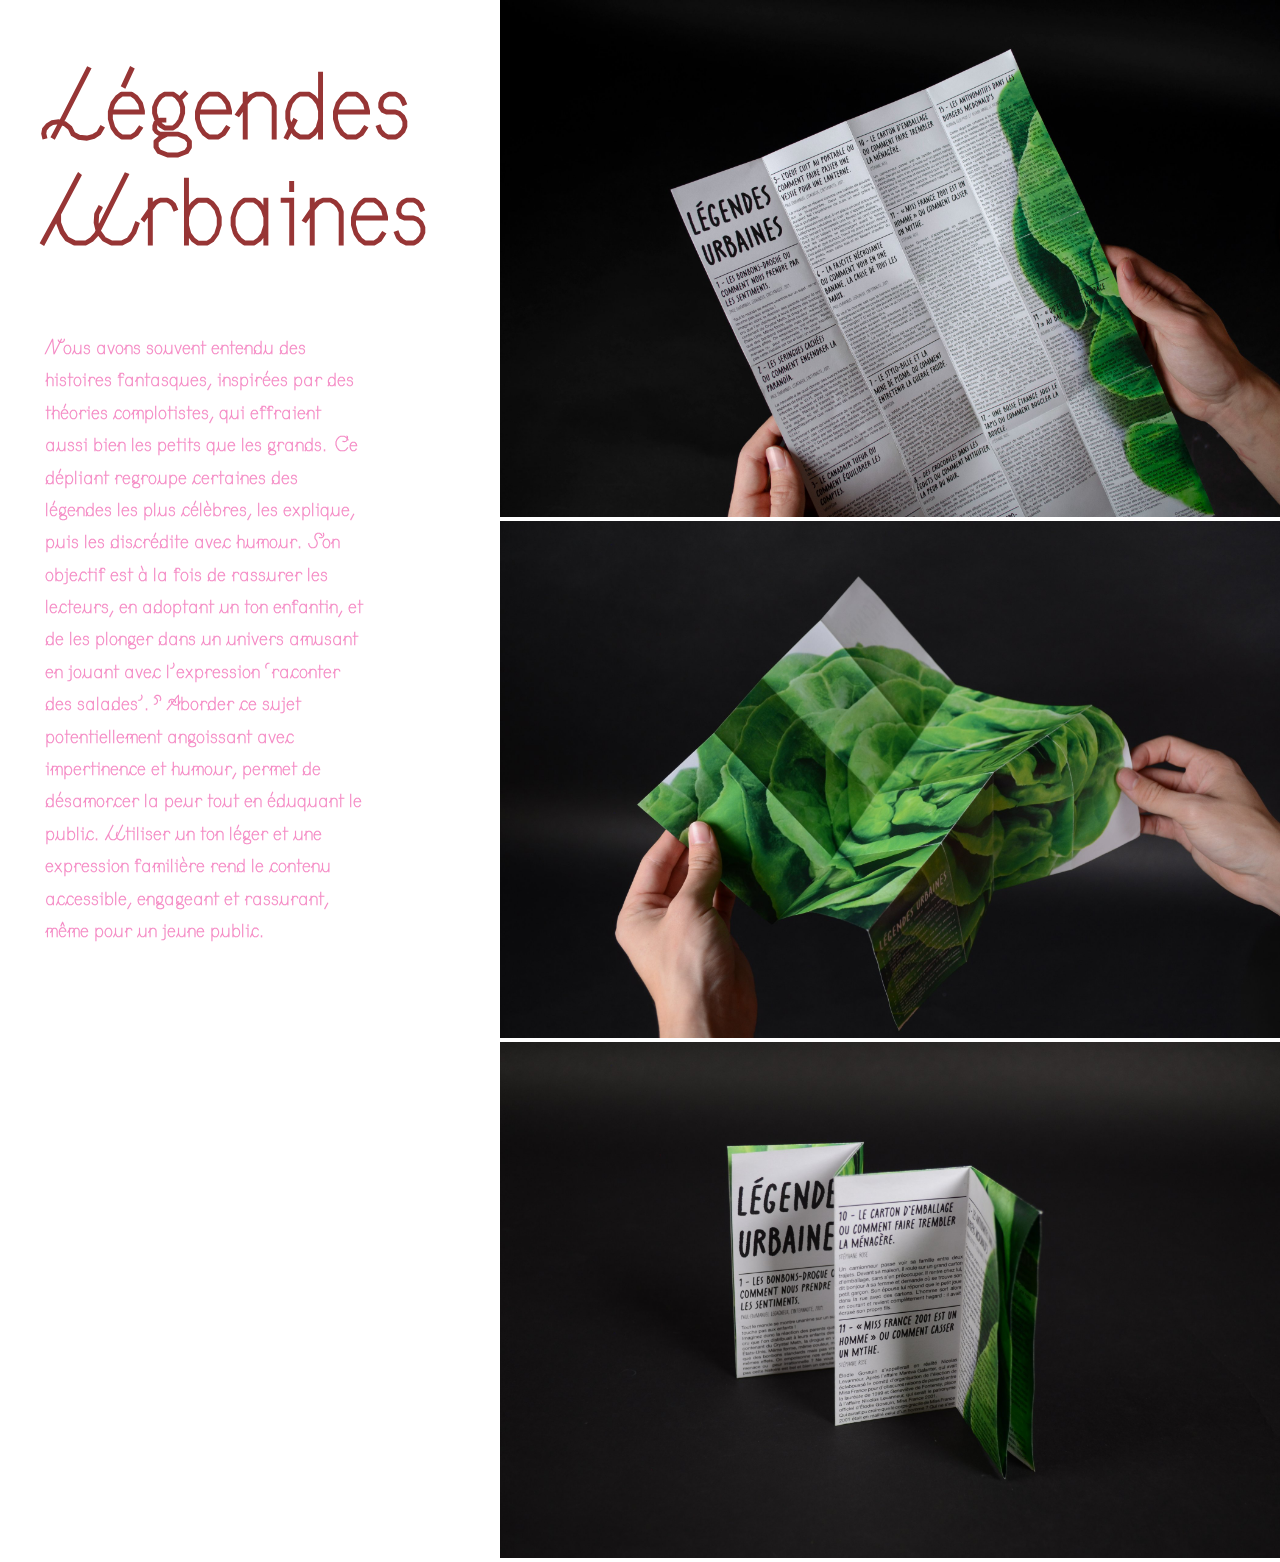
<file: Portfolio/legendesurbaines.html>
<!DOCTYPE html>
<html lang="en">
<head>
    <meta charset="UTF-8">
    <meta name="viewport" content="width=device-width, initial-scale=1.0">
    <title>La Recyclerie</title>
    <link rel="stylesheet" href="style.css">
    <link rel="shortcut icon" href="image/star.png">
    
</head>

<body>
    <div class="grid-main2">
        <header class="header" style="padding: 15px;">
          <div class="sticky">
          <h3 class="header-title">Légendes Urbaines</h3>
          <h2 class="header-title">Nous avons souvent entendu des histoires fantasques, inspirées par des théories complotistes, qui effraient aussi bien les petits que les grands. Ce dépliant regroupe certaines des légendes les plus célèbres, les explique, puis les discrédite avec humour. Son objectif est à la fois de rassurer les lecteurs, en adoptant un ton enfantin, et de les plonger dans un univers amusant en jouant avec l’expression ‘raconter des salades’.» Aborder ce sujet potentiellement angoissant avec impertinence et humour, permet de désamorcer la peur tout en éduquant le public. Utiliser un ton léger et une expression familière rend le contenu accessible, engageant et rassurant, même pour un jeune public.</h2>
        </header>

          <main class="grid2">
    
            <a href="legendesurbaines.html" >
                <img  src="image/legendesur.jpg" alt="texte interieur" width="600" height="400" >
                <img  src="image/legendes.jpg" alt="depliage" width="600" height="400" >
                <img  src="image/legende.jpg" alt="plié" width="600" height="400" >
            </a>
</body>
</html>
</file>
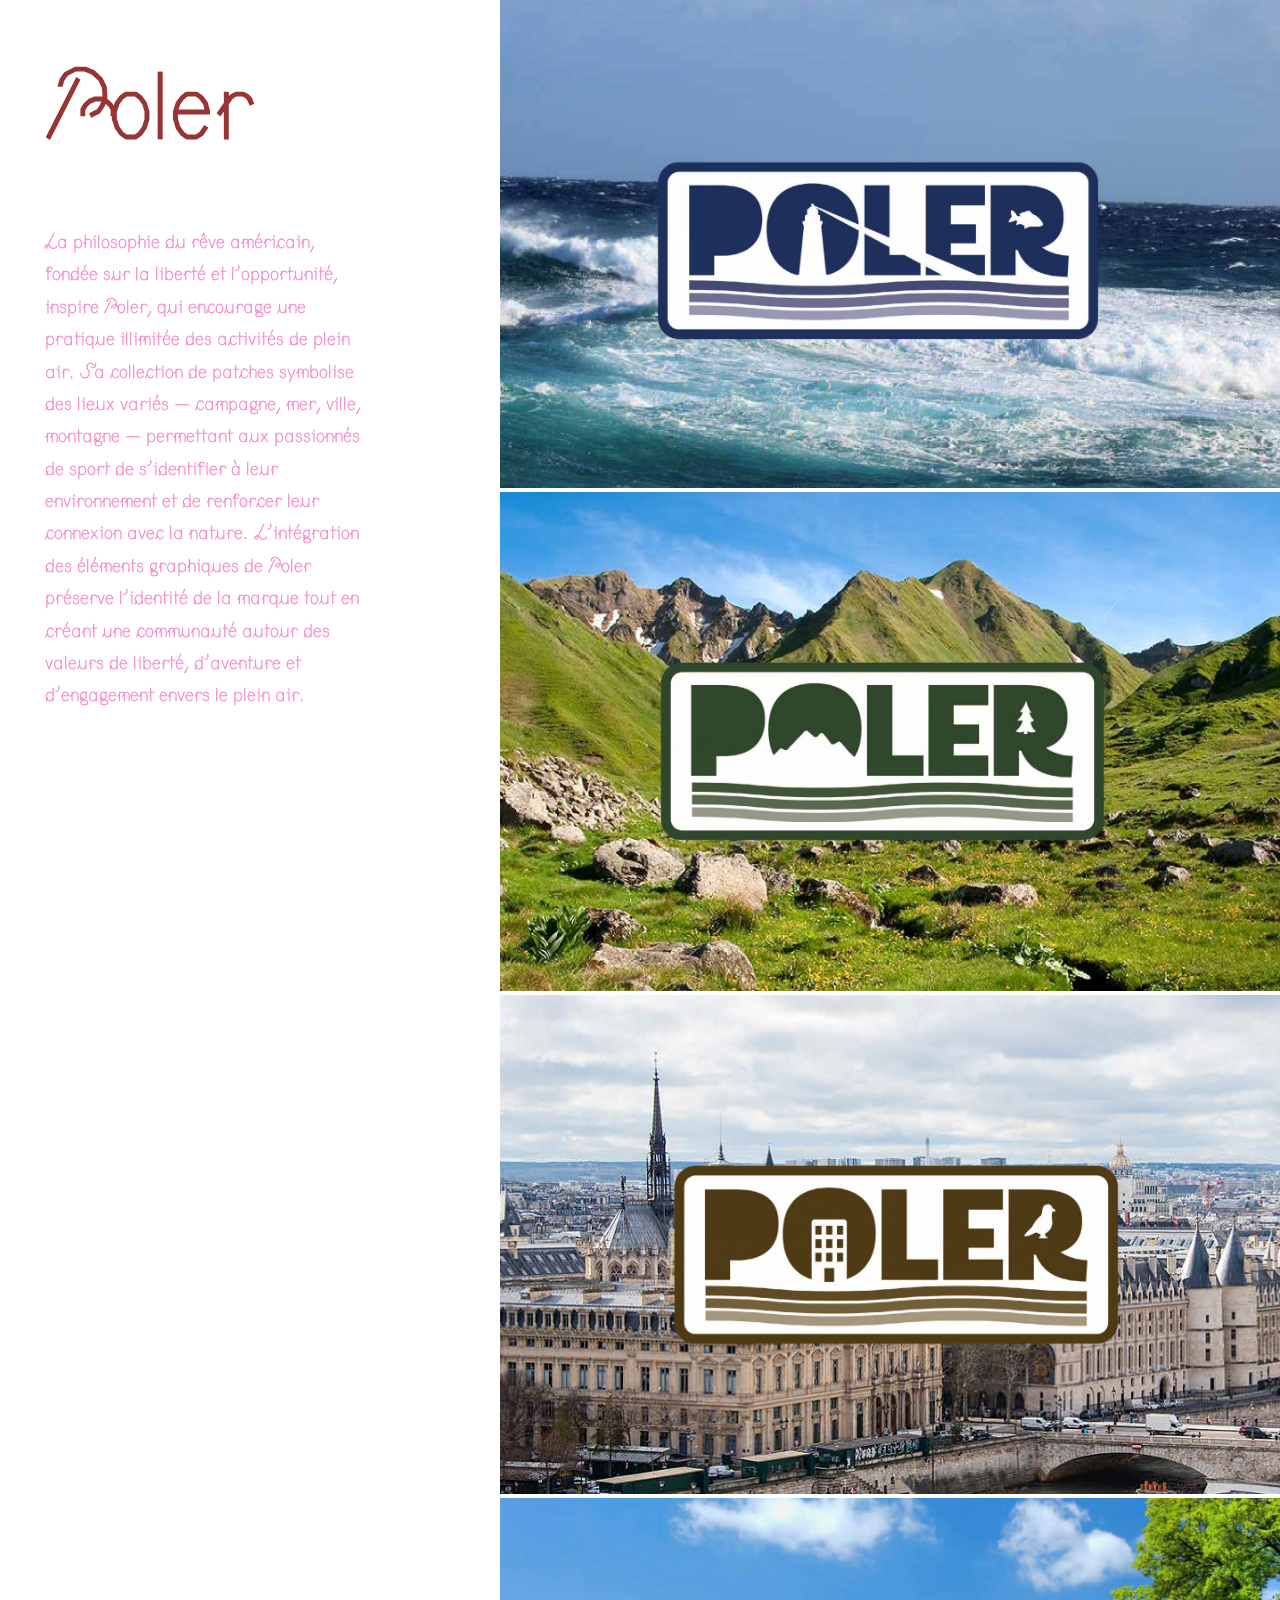
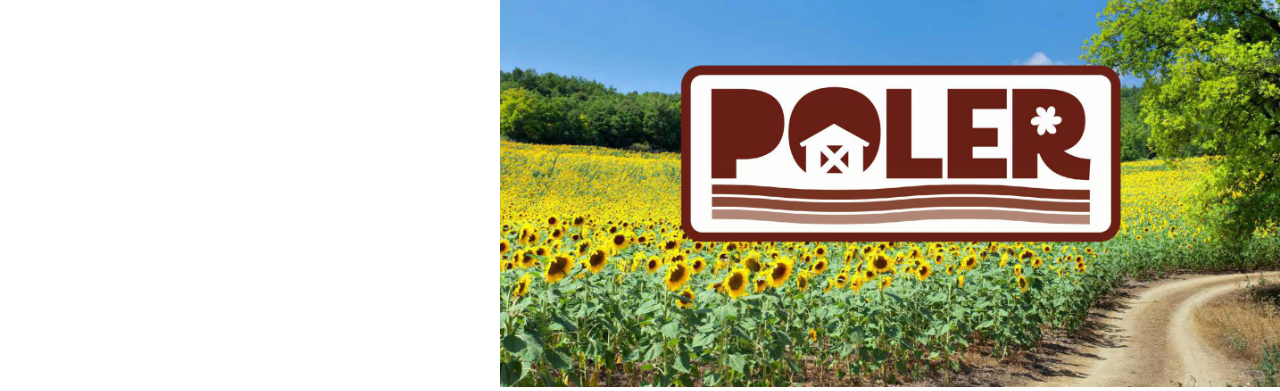
<file: Portfolio/poler.html>
<!DOCTYPE html>
<html lang="en">
<head>
    <meta charset="UTF-8">
    <meta name="viewport" content="width=device-width, initial-scale=1.0">
    <title>La Recyclerie</title>
    <link rel="stylesheet" href="style.css">
    <link rel="shortcut icon" href="image/star.png">
    
</head>

<body>
    <div class="grid-main2">
        <header class="header" style="padding: 15px;">
          <div class="sticky">
          <h3 class="header-title">Poler</h3>
          <h2 class="header-title">La philosophie du rêve américain, fondée sur la liberté et l'opportunité, inspire Poler, qui encourage une pratique illimitée des activités de plein air. Sa collection de patches symbolise des lieux variés — campagne, mer, ville, montagne — permettant aux passionnés de sport de s’identifier à leur environnement et de renforcer leur connexion avec la nature. L'intégration des éléments graphiques de Poler préserve l'identité de la marque tout en créant une communauté autour des valeurs de liberté, d'aventure et d'engagement envers le plein air.</h2>
        </header>

          <main class="grid2">
    
            <a href="poler.html" >
                <img  src="image/mer.png" alt="poler mer" width="600" height="400" >
                <img  src="image/montagne.png" alt="poler montagne" width="600" height="400" >
                <img  src="image/ville.png" alt="poler ville" width="600" height="400" >
                <img  src="image/campagne.png" alt="poler campagne" width="600" height="400" >
            </a>
</body>
</html>
</file>
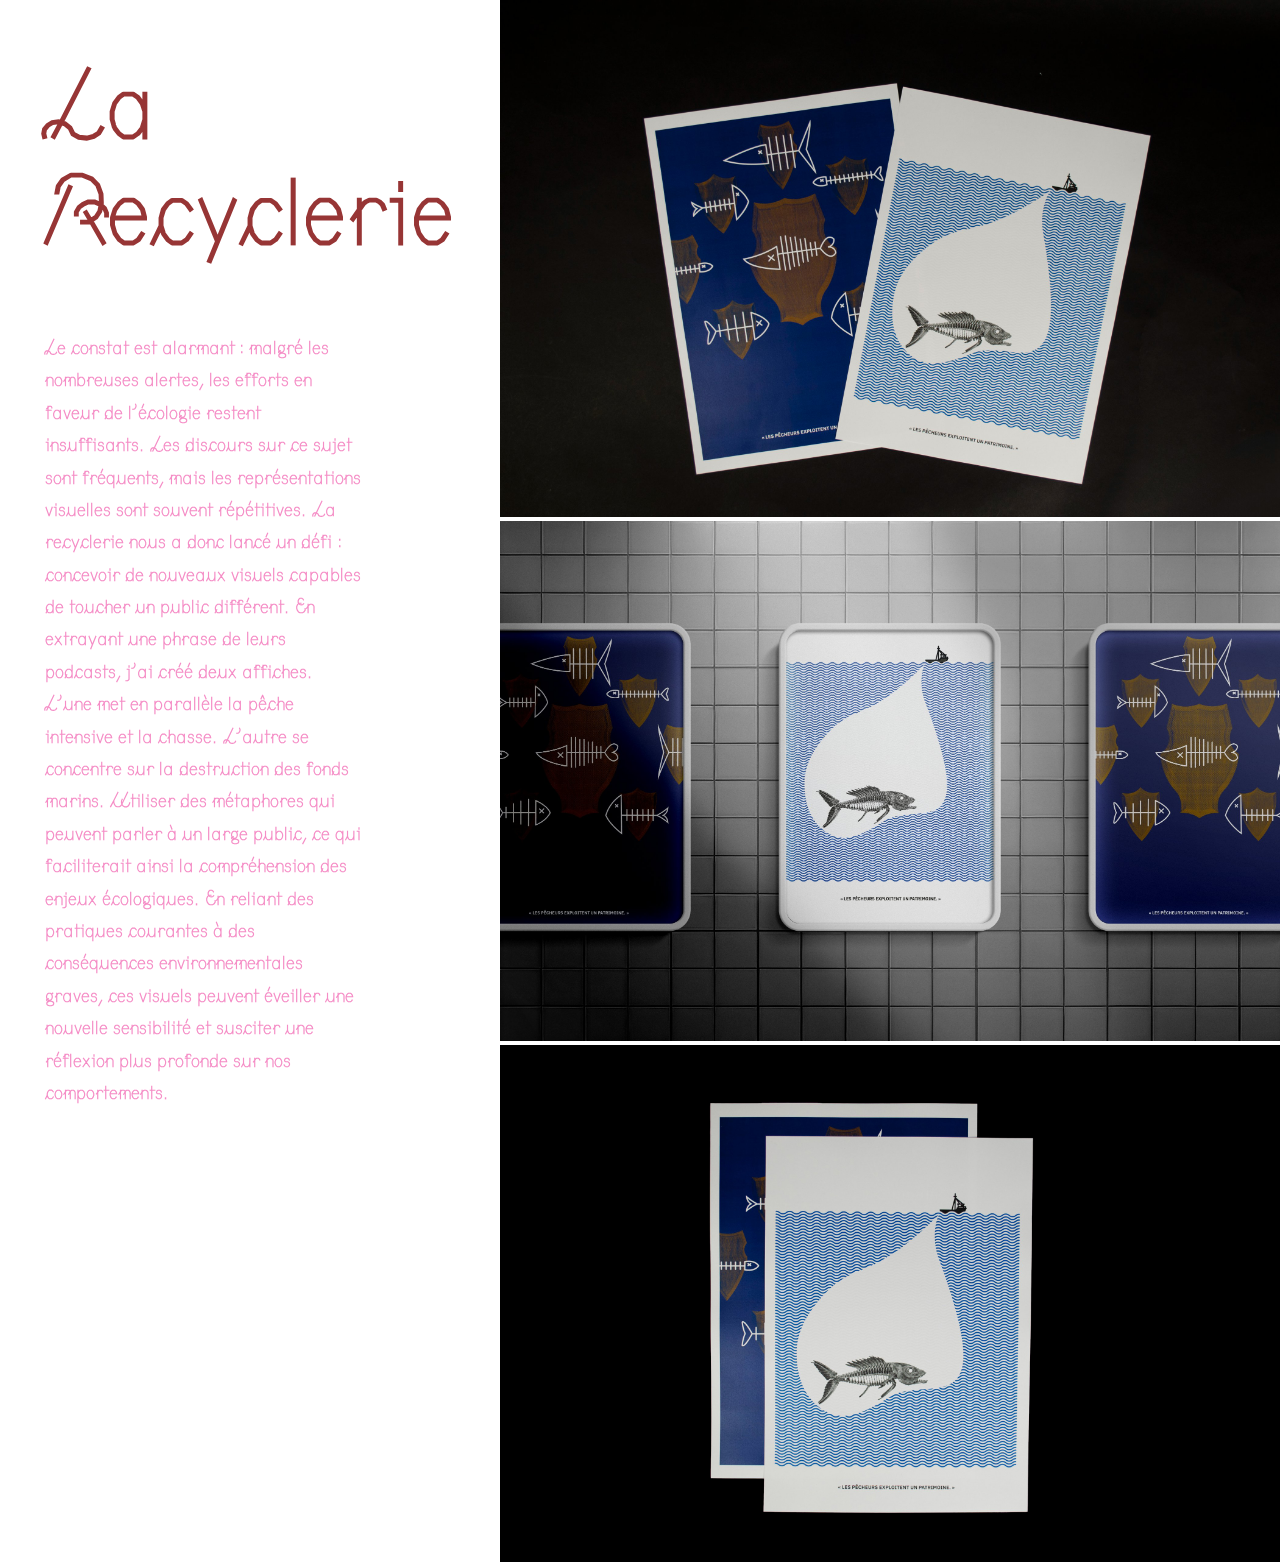
<file: Portfolio/recyclerie.html>
<!DOCTYPE html>
<html lang="en">
<head>
    <meta charset="UTF-8">
    <meta name="viewport" content="width=device-width, initial-scale=1.0">
    <title>La Recyclerie</title>
    <link rel="stylesheet" href="style.css">
    <link rel="shortcut icon" href="image/star.png">
    
</head>

<body>
    <div class="grid-main2">
        <header class="header" style="padding: 15px;">
          <div class="sticky">
          <h3 class="header-title">La Recyclerie</h3>
          <h2 class="header-title">Le constat est alarmant : malgré les nombreuses alertes, les efforts en faveur de l’écologie restent insuffisants. Les discours sur ce sujet sont fréquents, mais les représentations visuelles sont souvent répétitives. La recyclerie nous a donc lancé un défi : concevoir de nouveaux visuels capables de toucher un public différent. En extrayant une phrase de leurs podcasts, j’ai créé deux affiches. L’une met en parallèle la pêche intensive et la chasse. L’autre se concentre sur la destruction des fonds marins. Utiliser des métaphores qui peuvent parler à un large public, ce qui faciliterait ainsi la compréhension des enjeux écologiques. En reliant des pratiques courantes à des conséquences environnementales graves, ces visuels peuvent éveiller une nouvelle sensibilité et susciter une réflexion plus profonde sur nos comportements.</h2>
        </header>

          <main class="grid2">
    
            <a href="recyclerie.html" >
                <img  src="image/deuxrecycle.jpg" alt="poisson recyclerie" width="600" height="400" >
                <img  src="image/mockuprecyclerie.jpg" alt="poisson recyclerie" width="600" height="400" >
                <img  src="image/recyclerie.jpg" alt="poisson recyclerie" width="600" height="400" >
</body>
</html>
</file>
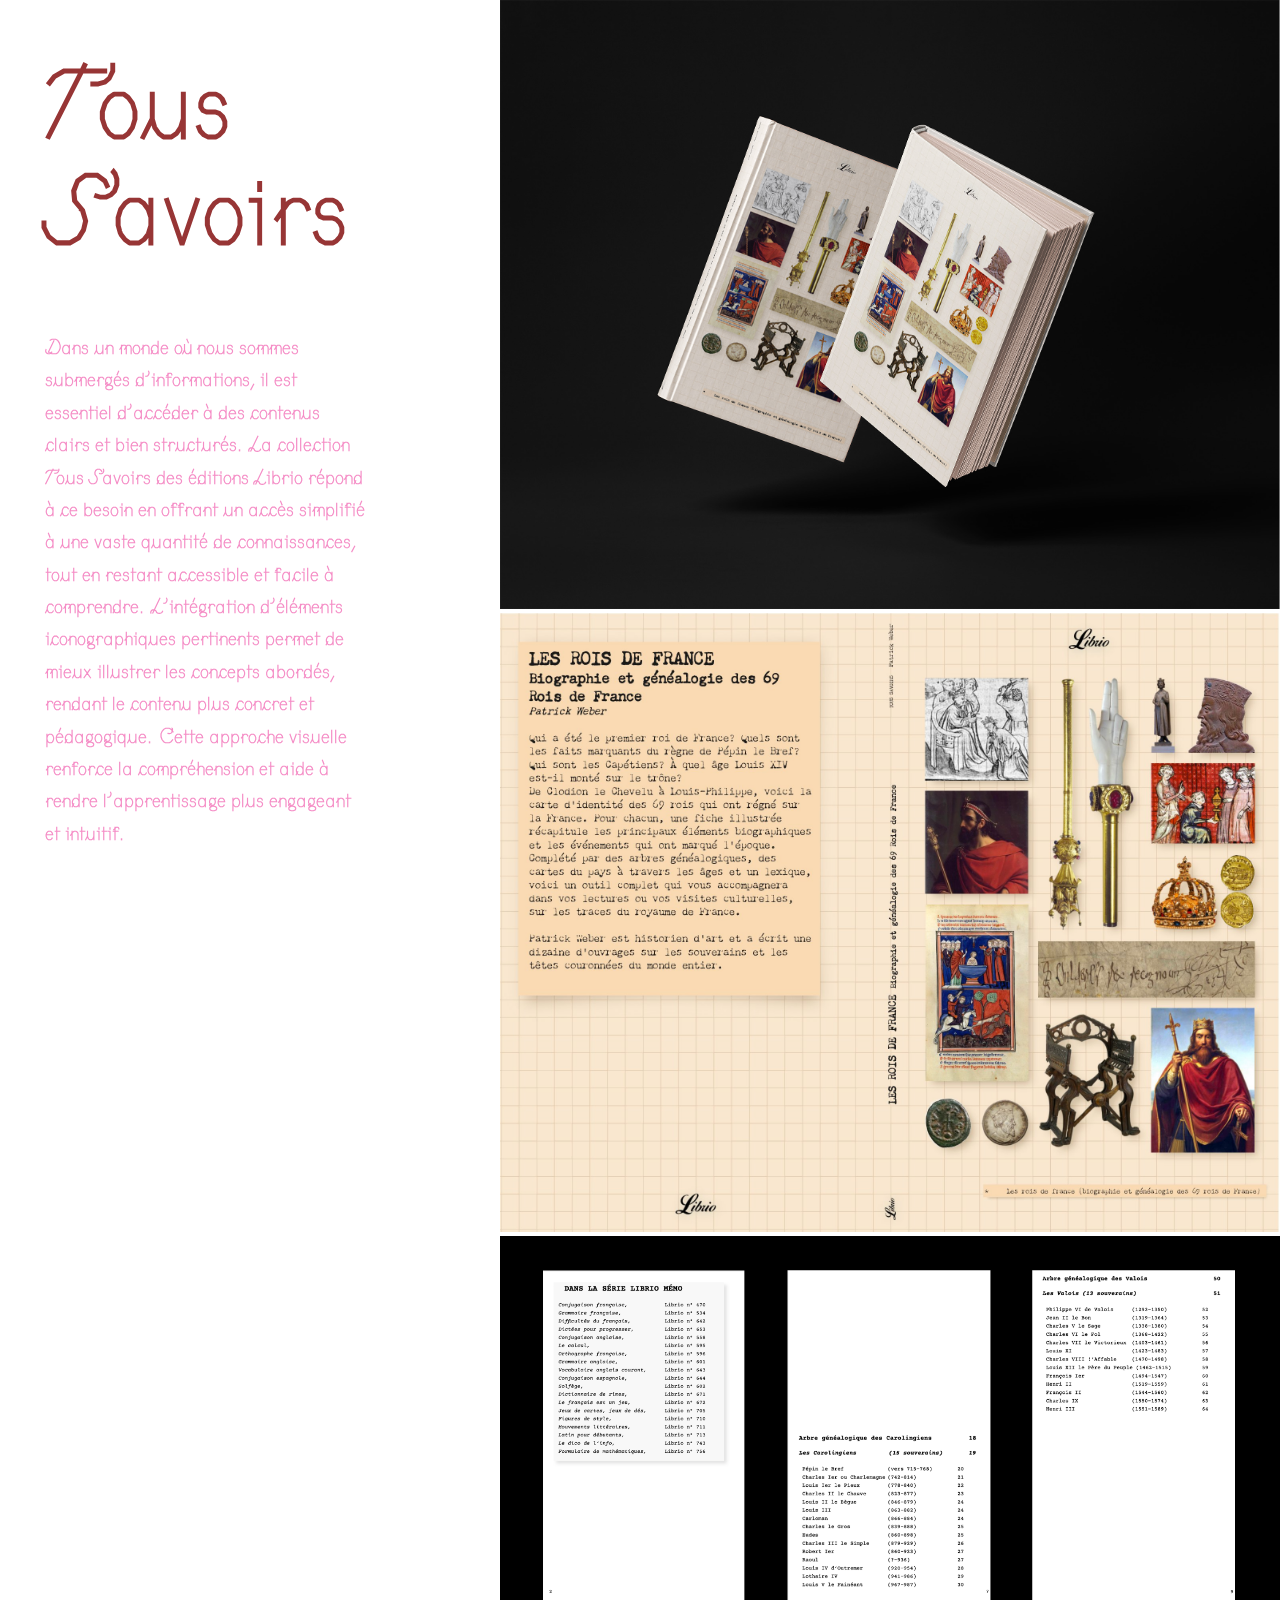
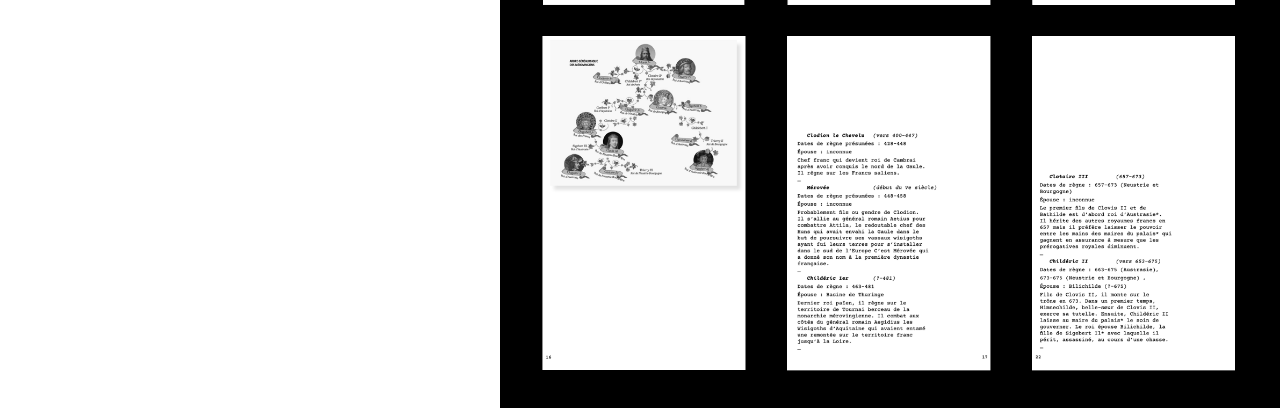
<file: Portfolio/toussavoirs.html>
<!DOCTYPE html>
<html lang="en">
<head>
    <meta charset="UTF-8">
    <meta name="viewport" content="width=device-width, initial-scale=1.0">
    <title>La Recyclerie</title>
    <link rel="stylesheet" href="style.css">
    <link rel="shortcut icon" href="image/star.png">
    
</head>

<body>
    <div class="grid-main2">
        <header class="header" style="padding: 15px;">
          <div class="sticky">
          <h3 class="header-title">Tous Savoirs</h3>
          <h2 class="header-title">Dans un monde où nous sommes submergés d’informations, il est essentiel d’accéder à des contenus clairs et bien structurés. La collection Tous Savoirs des éditions Librio répond à ce besoin en offrant un accès simplifié à une vaste quantité de connaissances, tout en restant accessible et facile à comprendre. L’intégration d’éléments iconographiques pertinents permet de mieux illustrer les concepts abordés, rendant le contenu plus concret et pédagogique. Cette approche visuelle renforce la compréhension et aide à rendre l’apprentissage plus engageant et intuitif.</h2>
        </header>

          <main class="grid2">
    
            <a href="toussavoirs.html" >
                <img  src="image/book.jpg" alt="mockup tous savoirs" width="600" height="400" >
                <img  src="image/toussavoirsplat.jpg" alt="tous savoirs" width="600" height="400" >
                <img  src="image/tousinterieur.png" alt="poisson recyclerie" width="600" height="400" >
            </a>
</body>
</html>
</file>
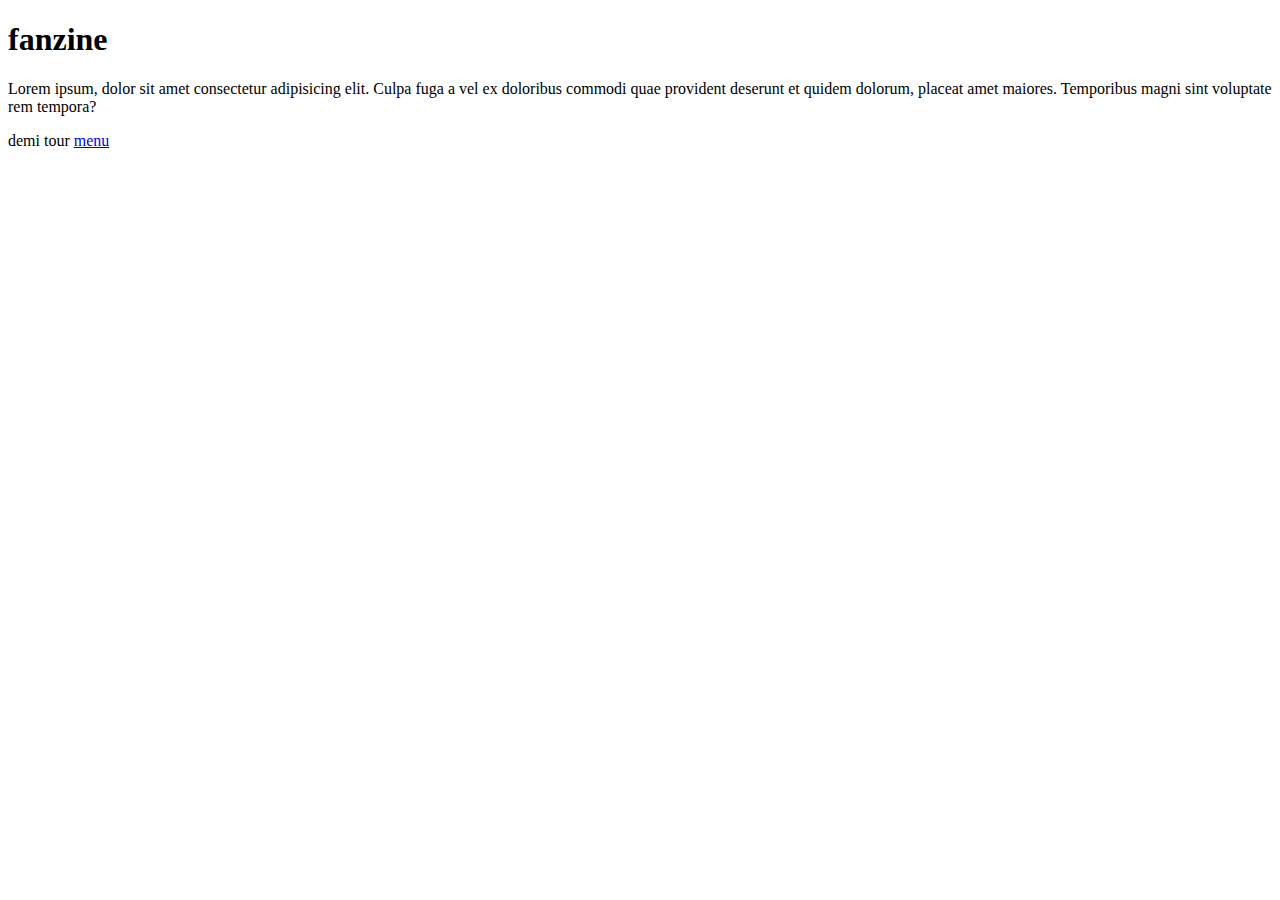
<file: Portfolio/demo/fanzine.html>
<!DOCTYPE html>
<html lang="en">
<head>
    <meta charset="UTF-8">
    <meta name="viewport" content="width=device-width, initial-scale=1.0">
    <title>Document</title>
   
</head>
<body>
    <h1>fanzine</h1>
    <p>Lorem ipsum, dolor sit amet consectetur adipisicing elit. Culpa fuga a vel ex doloribus commodi quae provident deserunt et quidem dolorum, placeat amet maiores. Temporibus magni sint voluptate rem tempora?</p>
    <p>demi tour <a href="index.html">menu</a></p>
  
</body>
</html>
</file>
<file: style.css>
body{
    font-family: 'Courier New', Courier, monospace;
    margin: 0%;
    cursor: url(image/star.png)10 10, auto;
    overflow-x: hidden;
    overscroll-behavior: contain;
}

@font-face {
    font-family: "CirrusCumulus";
    src: url(font/CirrusCumulus.woff) format("woff");
}

body {
    font-family: "CirrusCumulus";
    color: rgb(255, 255, 255);
    font-size: large;
    margin: 0px 0px;
    
}

h1 {
    font-family: "CirrusCumulus";
    font-size: 48px;
    align-items: center;
    font-weight: bolder;
    justify-items: center;
    color: rgb(255, 255, 255);
    padding-left: 30px;
    gap: 40px;
    margin-block-end: 44px;
    margin-block-start:35px;
}

h3 {
    font-family: "CirrusCumulus";
    font-size: 78px;
    align-items: center;
    justify-items: center;
    color: rgb(151, 53, 53);
    padding-left: 30px;
    gap: 40px;
    margin-block-end: 34px;
    margin-block-start:5px;
}

h2 {
    font-family: "CirrusCumulus";
    font-size: 18px;
    align-items: center;
    justify-items: center;
    color: rgb(245, 141, 198);
    padding-left: 30px;
    padding-right: 120px;
    line-height: 1.5;
}

h4 {
    font-family: "CirrusCumulus";
    font-size: 18px;
    align-items: center;
    font-weight: bolder;
    justify-items: center;
    color: rgb(151, 53, 53);
    padding-left: 30px;
    padding-right: 120px;
    line-height: 1.5;
}

h5 {
    font-family: "CirrusCumulus";
    font-size: 18px;
    align-items: left;
    font-weight: bolder;
    justify-items: left;
    color: rgb(151, 53, 53);
    padding-left: 700px;
    line-height: 1.5;
    cursor: url(image/star.png)10 10, auto;
}

h6 {
    font-family: "CirrusCumulus";
    font-size: 12px;cursor:
    url(image/star.png)10 10, auto;
}

a {
    text-decoration: none;
    color: rgb(0, 0, 0);
}
.grid-container {
    perspective: 1000px; 
  }

.grid img {
    transition: transform 5s ease-out;
}


.grid .grid-projet:hover img {
    transform: rotateZ(360deg);
    cursor: url(image/star.png)10 10, auto;
}

.grid .grid-projet:not :hover img {
    transition: transform 6s ease-in;
    cursor: url(image/star.png)10 10, auto;
}

.grid-main {
    background-color: rgb(245, 141, 198);
    display: grid;
    font-family: "CirrusCumulus";
    border-bottom: 0.5px solid rgb(254, 255, 227);
    align-items: stretch;
    text-decoration: none;
    color: rgb(255, 255, 255);
    margin: 0px;
    cursor: url(image/star.png)10 10, auto;   
}

@media (min-width:950px) {
    .grid-main{
        grid-template-columns: 500px 1fr;
    }
}

.grid{
    background-color: rgb(255, 255, 255);
    cursor: url(image/star.png)10 10, auto;
}

.grid-texte {
    border-top: 1px solid rgb(255, 255, 255);
    display: grid;
    grid-template-columns: repeat(2, 1fr);
    align-items: stretch;
    text-decoration: none;
    color: rgb(255, 255, 255);
    padding: 31px;
    font-size: 20px; 
    cursor: url(image/star.png)10 10, auto;
}

.grid-texte span{
    transition: all 0.2s ease-in-out;
    background: rgba(255, 255, 255, 0);
    cursor: url(image/star.png)10 10, auto;
}

.grid-texte:hover span{
    transform-origin: 0 center;
    /* transform: scale(0.8); */
    font-weight: bolder;
    color: rgb(157, 23, 23);
    cursor: url(image/star.png)10 10, auto;
}

.grid-projet{
    background-color:white;
    display: block;
    padding-bottom: 50px;
    cursor: url(image/star.png)10 10, auto;
}

img,
video {
    max-width: 100%;
    height: auto;
    justify-items: center;
    width: 100%;
    cursor: url(image/starrose.png)10 10, auto;

}
.sticky {
    position: sticky;
    top: 32px;
    display: grid;
    /* gap: 24px; */
    cursor: url(image/star.png)10 10, auto;
}

.header .sticky {
    position: sticky;
    display: grid;
    cursor: url(image/star.png)10 10, auto;
}

.header .sticky {
    top: 15px;
    cursor: url(image/star.png)10 10, auto;
}

.grid2{
    background-color: rgb(255, 255, 255);
    gap: 0;
    cursor: url(image/star.png)10 10, auto;
   
}

.grid-main2 {
    display: grid;
    font-family: "CirrusCumulus";
    background-color: rgb(255, 255, 255);
    align-items: stretch;
    text-decoration: none;
    color: rgb(197, 61, 136);
    margin: 0px;
    gap: 0;
    cursor: url(image/star.png)10 10, auto;
}

@media (min-width:950px) {
    .grid-main2{
        grid-template-columns: 500px 1fr;
    }
}

* {
    margin: 0;
    padding: 0;
    box-sizing: border-box;
    cursor: url(image/star.png)10 10, auto;
}

  .grid-projet2{
    background-color:rgb(245, 141, 198);
    display: block;
    cursor: url(image/star.png)10 10, auto;
}

  .grid-txt {
    border-top: 1px solid rgb(255, 255, 255);
    display: grid;
    align-items: stretch;
    text-decoration: none;
    color: rgb(255, 255, 255);
    line-height: 1.3;
    padding: 15px;
    font-size: 20px; 
    cursor: url(image/star.png)10 10, auto;
}

.grid-txt:hover span{
    transform-origin: 0 center;
    font-weight: bolder;
    color: rgb(157, 23, 23);
    cursor: url(image/star.png)10 10, auto;
}

.gif-container {
    width: 900px;
    height: 900px;
    margin-left: 100px;
   
    overflow: hidden;
    cursor: url(image/star.png)10 10, auto;
}
  
.rotating-gif {
    width: 100%;
    height: 100%;
    object-fit: cover;
    animation: rotateImage 5s linear infinite;
    cursor: url(image/star.png)10 10, auto; 
}

@keyframes rotateImage {
    0% {
      transform: rotate(0deg); 
    }
    100% {
      transform: rotate(360deg); 
    }
}

.footer2{
    font-family: "CirrusCumulus", sans-serif;
    position: fixed;
  bottom: 0;
  left: 50%;
  transform: translateX(-50%);  /* Centre horizontalement */
  width: 100%;
  background-color: white;
  color: rgb(157, 23, 23);
  text-align: center;
  padding: 5px 0;
  cursor: url(image/star.png)10 10, auto;
}

.h2-block {
    font-family: "CirrusCumulus";
    font-size: 18px;
    align-items: center;
    justify-items: center;
    color: rgb(245, 141, 198);
    padding-left: 30px;
    padding-right: 120px;
    line-height: 1.5;
    transition: font-weight 0.3s ease; 
}

.h2-block:hover:hover {
    font-family: "CirrusCumulus";
    font-size: 18px;
    align-items: center;
    justify-items: center;
    color:  rgb(157, 23, 23);
    padding-left: 30px;
    padding-right: 120px;
    line-height: 1.5;
    transition: font-weight 0.3s ease;
}
  
.highlight {
    font-family: "CirrusCumulus";
    font-size: 18px;
}
  
  .h2-block:hover .highlight {  
    color:rgb(245, 141, 198);
    letter-spacing: 2px;
    
}
</file>
<file: Portfolio/style.css>
body{
    font-family: 'Courier New', Courier, monospace;
    margin: 0%;
    cursor: url(image/star.png)10 10, auto;
}

@font-face {
    font-family: "CirrusCumulus";
    src: url(font/CirrusCumulus.woff) format("woff");
}

body {
    font-family: "CirrusCumulus";
    color: rgb(255, 255, 255);
    font-size: large;
    margin: 0px 0px;
    
}

h1 {
    font-family: "CirrusCumulus";
    font-size: 48px;
    align-items: center;
    font-weight: bolder;
    justify-items: center;
    color: rgb(255, 255, 255);
    padding-left: 30px;
    gap: 40px;
    margin-block-end: 44px;
    margin-block-start:35px;
}

h3 {
    font-family: "CirrusCumulus";
    font-size: 88px;
    align-items: center;
    font-weight: bolder;
    justify-items: center;
    color: rgb(151, 53, 53);
    padding-left: 30px;
    gap: 40px;
    margin-block-end: 54px;
    margin-block-start:35px;
}

h2 {
    font-family: "CirrusCumulus";
    font-size: 18px;
    align-items: center;
    font-weight: bolder;
    justify-items: center;
    color: rgb(245, 141, 198);
    padding-left: 30px;
    padding-right: 120px;
    line-height: 1.8;
}

a {
    text-decoration: none;
    color: rgb(0, 0, 0);
}


.grid img {
    transition: 0.5s ease-in-out;
}

/* transition photo */

.grid img:hover {
    display: inline-block; /* Pour que l'élément se comporte comme un bloc, mais reste dans le flux du texte */
    animation: shake 0.5s ease-in-out infinite; /* Applique l'animation "shake" */
    cursor: url(image/star.png)10 10, auto;
}


/* Définir l'animation "shake" */
@keyframes shake {
    0% {
        transform: translateX(0); /* Départ à la position d'origine */
    }
    25% {
        transform: translateX(-80px); /* Déplace l'image légèrement à gauche */
    }
    50% {
        transform: translateX(80px); /* Déplace l'image légèrement à droite */
    }
    75% {
        transform: translateX(-80px); /* Déplace l'image légèrement à gauche */
    }
    100% {
        transform: translateX(0); /* Retour à la position d'origine */
    }
}


.grid-main {
    background-color: rgb(245, 141, 198);
    display: grid;
    font-family: "CirrusCumulus";
    border-bottom: 0.5px solid rgb(254, 255, 227);
    align-items: stretch;
    text-decoration: none;
    color: rgb(255, 255, 255);
    margin: 0px;
    cursor: url(image/star.png)10 10, auto;
    
}

@media (min-width:950px) {
    .grid-main{
        grid-template-columns: 500px 1fr;
    }
}

.grid{
    background-color: rgb(255, 255, 255);
    cursor: url(image/star.png)10 10, auto;
}


.grid-texte {
    border-top: 1px solid rgb(255, 255, 255);
    display: grid;
    grid-template-columns: repeat(2, 1fr);
    align-items: stretch;
    text-decoration: none;
    color: rgb(255, 255, 255);
    padding: 31px;
    font-size: 20px; 
    cursor: url(image/star.png)10 10, auto;
}

/* .grid-texte::before{
    content:"";
    position: absolute;
    width:100%;
    height: 10px;
    background: red;

} */

.grid-texte span{
    transition: all 0.2s ease-in-out;
    background: rgba(255, 255, 255, 0);
}

.grid-texte:hover span{
    transform-origin: 0 center;
    /* transform: scale(0.8); */
    font-weight: bolder;
    color: rgb(157, 23, 23);
    cursor: url(image/star.png)10 10, auto;
}


.grid-projet{
    background-color:white;
}


img,
video {
    max-width: 100%;
    height: auto;
    justify-items: center;
    width: 100%;
    cursor: url(image/starrose.png)10 10, auto;

}
.sticky {
    position: sticky;
    top: 32px;
    display: grid;
    /* gap: 24px; */
}

.header .sticky {
    position: sticky;
    display: grid;
}

.header .sticky {
    top: 15px;
}


/*pages secondaires*/


.grid2{
    background-color: rgb(255, 255, 255);
    gap: 0;
    cursor: url(image/star.png)10 10, auto;
   
}

.grid-main2 {
    display: grid;
    font-family: "CirrusCumulus";
    background-color: rgb(255, 255, 255);
    align-items: stretch;
    text-decoration: none;
    color: rgb(197, 61, 136);
    margin: 0px;
    gap: 0;
    cursor: url(image/star.png)10 10, auto;
}

@media (min-width:950px) {
    .grid-main2{
        grid-template-columns: 500px 1fr;
    }
}
</file>
<file: Portfolio/demo/style.css>
@font-face {
    font-family: "PicNic";
    src: url(webfonts/PicNic.woff2) format("woff2"),
        url(webfonts/PicNic.woff) format("woff");
    
}
body{
    background: pink;
    font-family: 'Courier New', Courier, monospace;
}
h1{
    color: blue;
    font-family: "PicNic", cursive;
  font-optical-sizing: auto;
  font-weight: 400;
  font-style: normal;
}

p{
    font-size: 20px;
}
</file>
